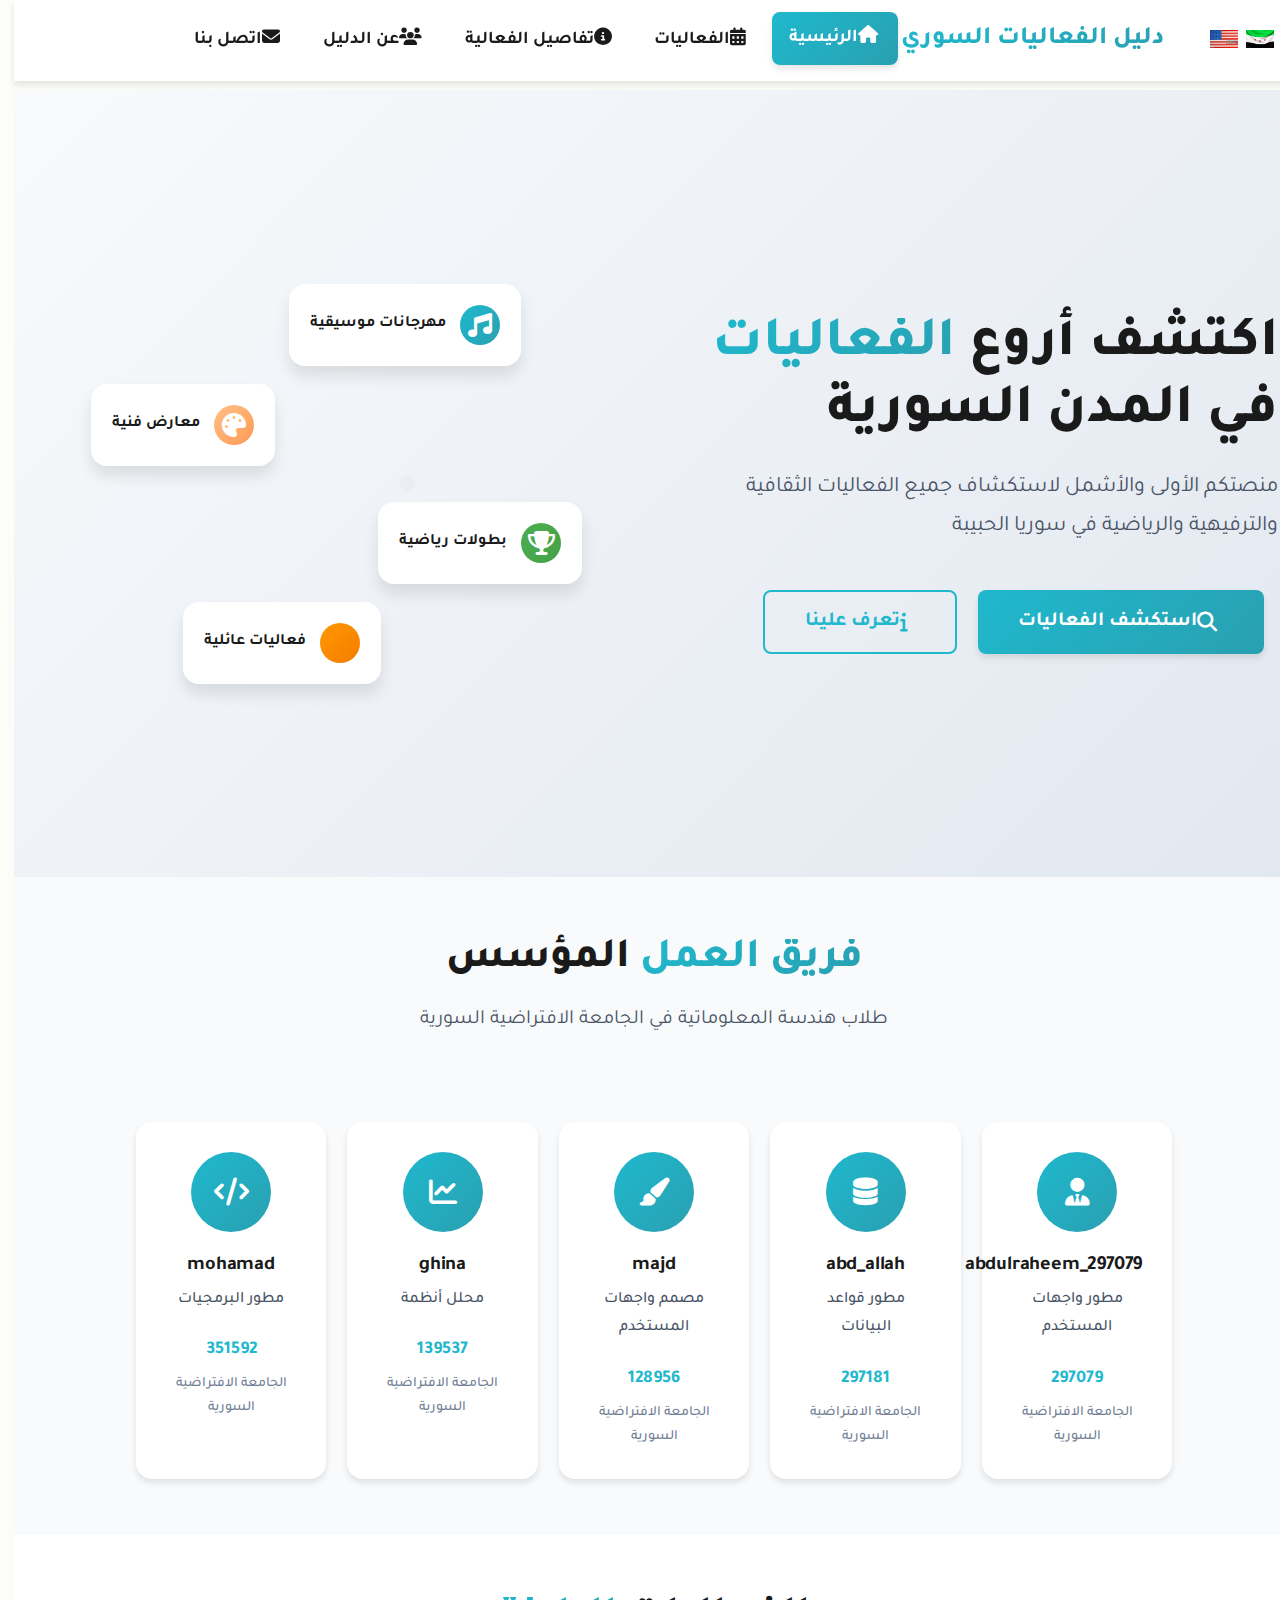
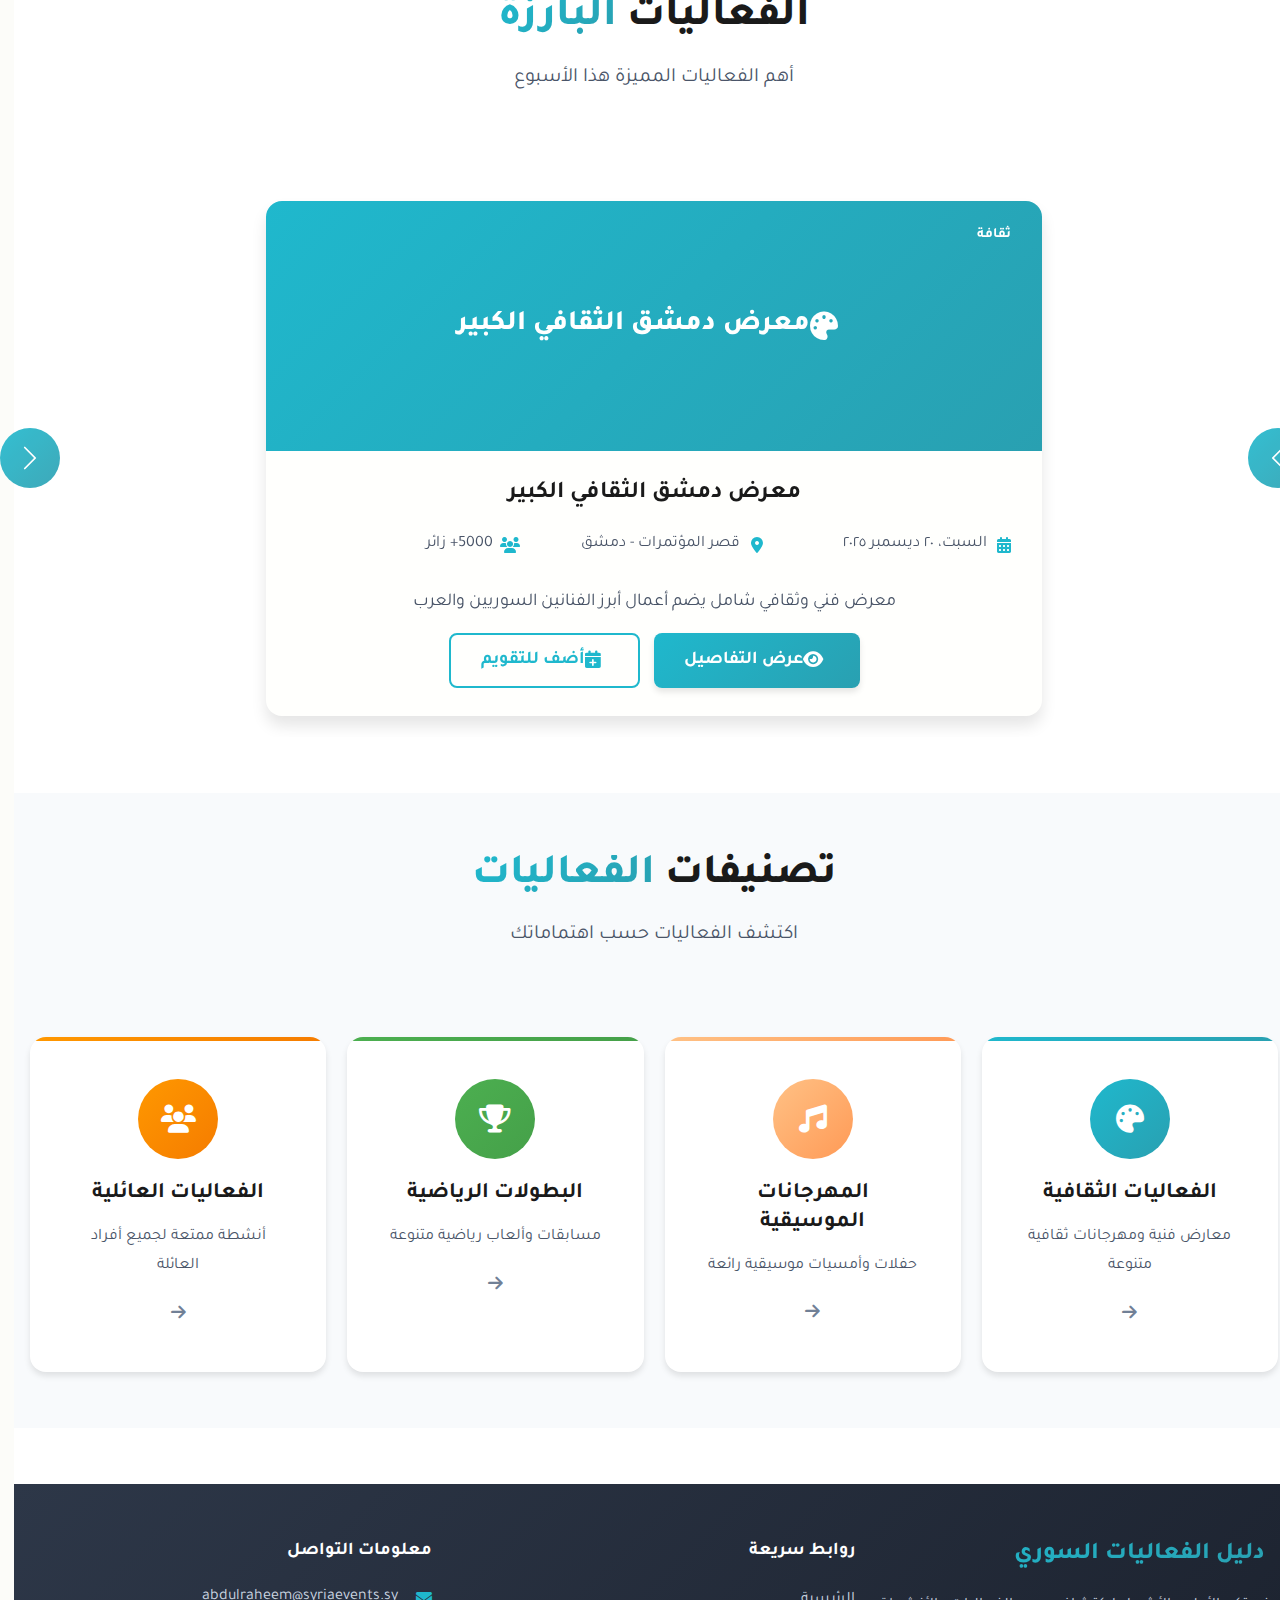
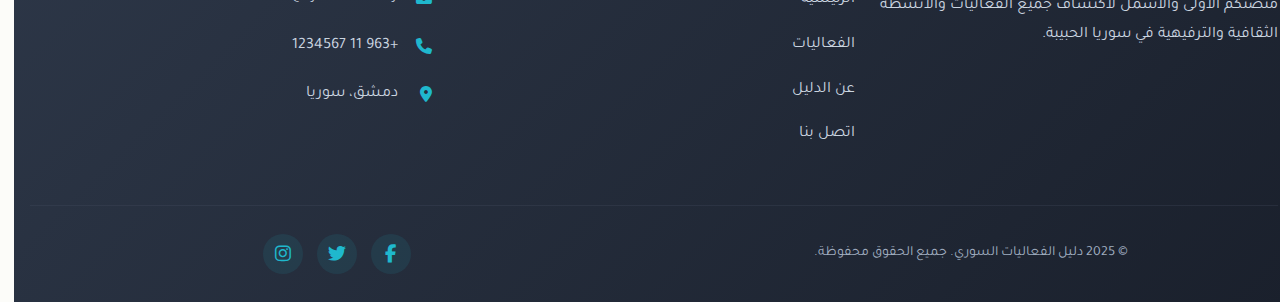
<file: index.html>
<!DOCTYPE html>
<html lang="ar" dir="rtl">
  <!-- Example fonts (optional): -->
  <link href="https://fonts.googleapis.com/css2?family=Tajawal:wght@400;700&family=Inter:wght@400;600&display=swap" rel="stylesheet">
<head>
    <meta charset="UTF-8">
    <meta name="viewport" content="width=device-width, initial-scale=1.0">
    <title data-i18n="meta.title">دليل فعاليات المدن السورية - منصتكم الأولى لاكتشاف الفعاليات</title>
    <link href="https://cdn.jsdelivr.net/npm/bootstrap@5.3.0/dist/css/bootstrap.min.css" rel="stylesheet">
    <link href="https://fonts.googleapis.com/css2?family=Cairo:wght@400;500;600;700;800&family=Tajawal:wght@400;500;700&display=swap" rel="stylesheet">
    <link href="https://cdnjs.cloudflare.com/ajax/libs/font-awesome/6.4.0/css/all.min.css" rel="stylesheet">
    <link rel="stylesheet" href="style.css">
</head>
<body>
    <!-- Navigation -->
    <nav class="navbar navbar-expand-lg fixed-top professional-nav">
        <div class="container">
            <div class="lang-switch">
        <button id="btn-ar" aria-label="التبديل إلى العربية" title="العربية">
          <img src="assets/flags/syrian-revolution.png" alt="Syrian flag" width="28" height="18">
        </button>
        <button id="btn-en" aria-label="Switch to English" title="English">
          <img src="assets/flags/us.png" alt="US flag" width="28" height="18">
        </button>
      </div>
      <a class="navbar-brand gradient-text" href="#" onclick="showPage('home')">
                <i class="fas fa-calendar-star me-2"></i>
                <span data-i18n="navbar.brand">دليل الفعاليات السوري</span>
            </a>
            
            <button class="navbar-toggler border-0" type="button" data-bs-toggle="collapse" data-bs-target="#navbarNav">
                <span class="navbar-toggler-icon"></span>
            </button>
            
            <div class="collapse navbar-collapse" id="navbarNav">
                <ul class="navbar-nav ms-auto">
                    <li class="nav-item">
                        <a class="nav-link active" href="#" onclick="showPage('home')">
                            <i class="fas fa-home me-1"></i><span data-i18n="navbar.home">الرئيسية</span>
                        </a>
                    </li>
                    <li class="nav-item">
                        <a class="nav-link" href="#" onclick="showPage('events')">
                            <i class="fas fa-calendar-alt me-1"></i><span data-i18n="navbar.events">الفعاليات</span>
                        </a>
                    </li>
                    <li class="nav-item">
                        <a class="nav-link" href="#" onclick="showPage('event')">
                            <i class="fas fa-info-circle me-1"></i><span data-i18n="navbar.event_details">تفاصيل الفعالية</span>
                        </a>
                    </li>
                    <li class="nav-item">
                        <a class="nav-link" href="#" onclick="showPage('about')">
                            <i class="fas fa-users me-1"></i><span data-i18n="navbar.about">عن الدليل</span>
                        </a>
                    </li>
                    <li class="nav-item">
                        <a class="nav-link" href="#" onclick="showPage('contact')">
                            <i class="fas fa-envelope me-1"></i><span data-i18n="navbar.contact">اتصل بنا</span>
                        </a>
                    </li>
                </ul>
            </div>
        </div>
    </nav>

    <!-- Main Content -->
    <main style="margin-top: 90px;">
        <!-- Home Page -->
        <div id="home-page" class="page-content">
            <!-- Hero Section -->
            <section class="hero-section">
                <div class="container">
                    <div class="row align-items-center min-vh-75">
                        <div class="col-lg-6 hero-content">
                            <h1 class="hero-title" data-i18n="hero.title">اكتشف أروع <span class="gradient-text">الفعاليات</span> في المدن السورية</h1>
                            <p class="hero-subtitle" data-i18n="hero.subtitle">منصتكم الأولى والأشمل لاستكشاف جميع الفعاليات الثقافية والترفيهية والرياضية في سوريا الحبيبة</p>
                            <div class="hero-buttons">
                                <button class="btn btn-primary btn-lg me-3" onclick="showPage('events')">
                                    <i class="fas fa-search me-2"></i><span data-i18n="hero.explore_events">استكشف الفعاليات</span>
                                </button>
                                <button class="btn btn-outline-primary btn-lg" onclick="showPage('about')">
                                    <i class="fas fa-info me-2"></i><span data-i18n="hero.about_us">تعرف علينا</span>
                                </button>
                            </div>
                        </div>
                        <div class="col-lg-6">
                            <div class="hero-visual">
                                <div class="floating-cards">
                                    <div class="floating-card card-1">
                                        <i class="fas fa-music"></i>
                                        <span data-i18n="hero.music_festivals">مهرجانات موسيقية</span>
                                    </div>
                                    <div class="floating-card card-2">
                                        <i class="fas fa-palette"></i>
                                        <span data-i18n="hero.art_exhibitions">معارض فنية</span>
                                    </div>
                                    <div class="floating-card card-3">
                                        <i class="fas fa-trophy"></i>
                                        <span data-i18n="hero.sport_tournaments">بطولات رياضية</span>
                                    </div>
                                    <div class="floating-card card-4">
                                        <i class="fas fa-family"></i>
                                        <span data-i18n="hero.family_events">فعاليات عائلية</span>
                                    </div>
                                </div>
                            </div>
                        </div>
                    </div>
                </div>
            </section>

            <!-- Team Members Section -->
            <section class="team-section">
                <div class="container">
                    <div class="row">
                        <div class="col-12 text-center mb-5">
                            <h2 class="section-title"><span class="gradient-text" data-i18n="team.title_gradient">فريق العمل</span> <span data-i18n="team.title_founder">المؤسس</span></h2>
                            <p class="section-subtitle" data-i18n="team.subtitle">طلاب هندسة المعلوماتية في الجامعة الافتراضية السورية</p>
                        </div>
                    </div>
                    <div class="row g-4 justify-content-center">
                        <div class="col-lg-2 col-md-4 col-sm-6">
                            <div class="team-card">
                                <div class="team-avatar">
                                    <i class="fas fa-user-tie"></i>
                                </div>
                                <h5 class="team-name">abdulraheem_297079</h5>
                                <p class="team-role" data-i18n="team.role_frontend">مطور واجهات المستخدم</p>
                                <div class="team-details">
                                    <span class="student-id">297079</span>
                                    <span class="university" data-i18n="team.university">الجامعة الافتراضية السورية</span>
                                </div>
                            </div>
                        </div>
                        <div class="col-lg-2 col-md-4 col-sm-6">
                            <div class="team-card">
                                <div class="team-avatar">
                                    <i class="fas fa-database"></i>
                                </div>
                                <h5 class="team-name">abd_allah</h5>
                                <p class="team-role" data-i18n="team.role_database">مطور قواعد البيانات</p>
                                <div class="team-details">
                                    <span class="student-id">297181</span>
                                    <span class="university" data-i18n="team.university">الجامعة الافتراضية السورية</span>
                                </div>
                            </div>
                        </div>
                        <div class="col-lg-2 col-md-4 col-sm-6">
                            <div class="team-card">
                                <div class="team-avatar">
                                    <i class="fas fa-paint-brush"></i>
                                </div>
                                <h5 class="team-name">majd</h5>
                                <p class="team-role" data-i18n="team.role_designer">مصمم واجهات المستخدم</p>
                                <div class="team-details">
                                    <span class="student-id">128956</span>
                                    <span class="university" data-i18n="team.university">الجامعة الافتراضية السورية</span>
                                </div>
                            </div>
                        </div>
                        <div class="col-lg-2 col-md-4 col-sm-6">
                            <div class="team-card">
                                <div class="team-avatar">
                                    <i class="fas fa-chart-line"></i>
                                </div>
                                <h5 class="team-name">ghina</h5>
                                <p class="team-role" data-i18n="team.role_analyst">محلل أنظمة</p>
                                <div class="team-details">
                                    <span class="student-id">139537</span>
                                    <span class="university" data-i18n="team.university">الجامعة الافتراضية السورية</span>
                                </div>
                            </div>
                        </div>
                        <div class="col-lg-2 col-md-4 col-sm-6">
                            <div class="team-card">
                                <div class="team-avatar">
                                    <i class="fas fa-code"></i>
                                </div>
                                <h5 class="team-name">mohamad</h5>
                                <p class="team-role" data-i18n="team.role_developer">مطور البرمجيات</p>
                                <div class="team-details">
                                    <span class="student-id">351592</span>
                                    <span class="university" data-i18n="team.university">الجامعة الافتراضية السورية</span>
                                </div>
                            </div>
                        </div>
                    </div>
                </div>
            </section>

            <!-- Featured Events -->
            <section class="featured-events-section">
                <div class="container">
                    <div class="row">
                        <div class="col-12 text-center mb-5">
<h2 class="section-title"><span data-i18n="featured_events.title">الفعاليات</span> <span class="gradient-text" data-i18n="featured_events.title_gradient">البارزة</span></h2>
                            <p class="section-subtitle" data-i18n="featured_events.subtitle">أهم الفعاليات المميزة هذا الأسبوع</p>
                        </div>
                    </div>
                    <div id="featuredEventsCarousel" class="carousel slide" data-bs-ride="carousel" data-bs-interval="4000">
                        <div class="carousel-inner" id="featured-carousel-content">
                            <!-- Content will be loaded by JavaScript -->
                        </div>
                        <button class="carousel-control-prev" type="button" data-bs-target="#featuredEventsCarousel" data-bs-slide="prev">
                            <span class="carousel-control-prev-icon"></span>
                        </button>
                        <button class="carousel-control-next" type="button" data-bs-target="#featuredEventsCarousel" data-bs-slide="next">
                            <span class="carousel-control-next-icon"></span>
                        </button>
                    </div>
                </div>
            </section>

            <!-- Categories -->
            <section class="categories-section">
                <div class="container">
                    <div class="row">
                        <div class="col-12 text-center mb-5">
                            <h2 class="section-title">
                                تصنيفات <span class="gradient-text">الفعاليات</span>
                            </h2>
                            <p class="section-subtitle">اكتشف الفعاليات حسب اهتماماتك</p>
                        </div>
                    </div>
                    <div class="row g-4 justify-content-center">
                        <div class="col-lg-3 col-md-6">
                            <div class="category-card culture-card" onclick="filterByCategory('ثقافة')">
                                <div class="category-icon">
                                    <i class="fas fa-palette"></i>
                                </div>
                                <h4>الفعاليات الثقافية</h4>
                                <p>معارض فنية ومهرجانات ثقافية متنوعة</p>
                                <div class="category-arrow">
                                    <i class="fas fa-arrow-right"></i>
                                </div>
                            </div>
                        </div>
                        <div class="col-lg-3 col-md-6">
                            <div class="category-card music-card" onclick="filterByCategory('موسيقى')">
                                <div class="category-icon">
                                    <i class="fas fa-music"></i>
                                </div>
                                <h4>المهرجانات الموسيقية</h4>
                                <p>حفلات وأمسيات موسيقية رائعة</p>
                                <div class="category-arrow">
                                    <i class="fas fa-arrow-right"></i>
                                </div>
                            </div>
                        </div>
                        <div class="col-lg-3 col-md-6">
                            <div class="category-card sports-card" onclick="filterByCategory('رياضة')">
                                <div class="category-icon">
                                    <i class="fas fa-trophy"></i>
                                </div>
                                <h4>البطولات الرياضية</h4>
                                <p>مسابقات وألعاب رياضية متنوعة</p>
                                <div class="category-arrow">
                                    <i class="fas fa-arrow-right"></i>
                                </div>
                            </div>
                        </div>
                        <div class="col-lg-3 col-md-6">
                            <div class="category-card family-card" onclick="filterByCategory('عائلي')">
                                <div class="category-icon">
                                    <i class="fas fa-users"></i>
                                </div>
                                <h4>الفعاليات العائلية</h4>
                                <p>أنشطة ممتعة لجميع أفراد العائلة</p>
                                <div class="category-arrow">
                                    <i class="fas fa-arrow-right"></i>
                                </div>
                            </div>
                        </div>
                    </div>
                </div>
            </section>
        </div>

        <!-- Events Page -->
        <div id="events-page" class="page-content" style="display: none;">
            <section class="events-listing-section">
                <div class="container">
                    <div class="row">
                        <div class="col-12 text-center mb-5">
                            <h1 class="page-title">
                                جميع <span class="gradient-text">الفعاليات</span>
                            </h1>
                            <p class="page-subtitle">اكتشف جميع الفعاليات المتاحة في المدن السورية</p>
                        </div>
                    </div>

                    <!-- Search and Filters -->
                    <div class="search-filters-card mb-5">
                        <div class="row g-3">
                            <div class="col-lg-4 col-md-6">
                                <div class="search-input-wrapper">
                                    <i class="fas fa-search search-icon"></i>
                                    <input type="text" class="form-control search-input" id="search-input" placeholder="ابحث في الفعاليات...">
                                </div>
                            </div>
                            <div class="col-lg-4 col-md-6">
                                <select class="form-select filter-select" id="category-filter">
                                    <option value="">جميع التصنيفات</option>
                                    <option value="ثقافة">الفعاليات الثقافية</option>
                                    <option value="موسيقى">المهرجانات الموسيقية</option>
                                    <option value="رياضة">البطولات الرياضية</option>
                                    <option value="عائلي">الفعاليات العائلية</option>
                                </select>
                            </div>
                            <div class="col-lg-4 col-md-6">
                                <input type="date" class="form-control filter-select" id="date-filter">
                            </div>
                        </div>
                    </div>

                    <!-- Events Grid -->
                    <div class="row g-4" id="events-grid">
                        <!-- Events will be loaded by JavaScript -->
                    </div>

                    <!-- No Results -->
                    <div id="no-results" class="text-center py-5" style="display: none;">
                        <div class="no-results-icon">
                            <i class="fas fa-search-minus"></i>
                        </div>
                        <h3>لا توجد فعاليات مطابقة</h3>
                        <p>جرب تغيير معايير البحث أو التصفية</p>
                        <button class="btn btn-primary" onclick="clearFilters()">
                            <i class="fas fa-refresh me-2"></i>إعادة تعيين الفلاتر
                        </button>
                    </div>
                </div>
            </section>
        </div>

        <!-- Event Details Page -->
        <div id="event-page" class="page-content" style="display: none;">
            <section class="event-details-section">
                <div class="container">
                    <div id="event-details-content">
                        <!-- Event details will be loaded by JavaScript -->
                    </div>
                </div>
            </section>
        </div>

        <!-- About Page -->
        <div id="about-page" class="page-content" style="display: none;">
            <section class="about-section">
                <div class="container">
                    <div class="row">
                        <div class="col-12 text-center mb-5">
                            <h1 class="page-title">
                                عن <span class="gradient-text">دليل الفعاليات السوري</span>
                            </h1>
                            <p class="page-subtitle">نحن نؤمن بقوة الفن والثقافة في بناء المجتمعات</p>
                        </div>
                    </div>

                    <!-- Mission & Vision -->
                    <div class="row g-4 mb-5">
                        <div class="col-lg-6">
                            <div class="about-card">
                                <div class="about-icon">
                                    <i class="fas fa-eye"></i>
                                </div>
                                <h3>رؤيتنا</h3>
                                <p>نهدف إلى أن نكون المرجع الأول والأشمل لجميع الفعاليات والأنشطة الثقافية والاجتماعية والترفيهية في المدن السورية، ونسعى لربط المجتمع بالأحداث المميزة التي تثري الحياة الثقافية والاجتماعية وتعزز الهوية الوطنية السورية.</p>
                            </div>
                        </div>
                        <div class="col-lg-6">
                            <div class="about-card">
                                <div class="about-icon">
                                    <i class="fas fa-bullseye"></i>
                                </div>
                                <h3>مهمتنا</h3>
                                <p>نسعى لتوفير منصة رقمية شاملة وسهلة الاستخدام تجمع جميع الفعاليات والأنشطة في المدن السورية، مما يساعد المواطنين على اكتشاف الفرص المتاحة للمشاركة في الحياة الثقافية والاجتماعية لمجتمعهم وتعزيز التواصل بين أفراد المجتمع.</p>
                            </div>
                        </div>
                    </div>

                    <!-- Team Details -->
                    <div class="row">
                        <div class="col-12 text-center mb-5">
                            <h2 class="section-title">
                                تفاصيل <span class="gradient-text">فريق العمل</span>
                            </h2>
                            <p class="section-subtitle">تعرف على أعضاء الفريق المؤسس لهذا المشروع</p>
                        </div>
                    </div>
                    <div class="row g-4">
                        <div class="col-lg-6">
                            <div class="team-detail-card">
                                <div class="team-detail-header">
                                    <div class="team-detail-avatar">
                                        <i class="fas fa-user-tie"></i>
                                    </div>
                                    <div class="team-detail-info">
                                        <h4>abdulraheem_297079</h4>
                                        <p class="role">مطور واجهات المستخدم</p>
                                    </div>
                                </div>
                                <div class="team-detail-body">
                                    <div class="detail-item">
                                        <strong>الرقم الجامعي:</strong> 297079
                                    </div>
                                    <div class="detail-item">
                                        <strong>التخصص:</strong> هندسة معلوماتية
                                    </div>
                                    <div class="detail-item">
                                        <strong>الجامعة:</strong> الجامعة الافتراضية السورية
                                    </div>
                                </div>
                            </div>
                        </div>
                        <div class="col-lg-6">
                            <div class="team-detail-card">
                                <div class="team-detail-header">
                                    <div class="team-detail-avatar">
                                        <i class="fas fa-database"></i>
                                    </div>
                                    <div class="team-detail-info">
                                        <h4>abd_allah</h4>
                                        <p class="role">مطور قواعد البيانات</p>
                                    </div>
                                </div>
                                <div class="team-detail-body">
                                    <div class="detail-item">
                                        <strong>الرقم الجامعي:</strong> 297181
                                    </div>
                                    <div class="detail-item">
                                        <strong>التخصص:</strong> هندسة معلوماتية
                                    </div>
                                    <div class="detail-item">
                                        <strong>الجامعة:</strong> الجامعة الافتراضية السورية
                                    </div>
                                </div>
                            </div>
                        </div>
                        <div class="col-lg-6">
                            <div class="team-detail-card">
                                <div class="team-detail-header">
                                    <div class="team-detail-avatar">
                                        <i class="fas fa-paint-brush"></i>
                                    </div>
                                    <div class="team-detail-info">
                                        <h4>majd</h4>
                                        <p class="role">مصمم واجهات المستخدم</p>
                                    </div>
                                </div>
                                <div class="team-detail-body">
                                    <div class="detail-item">
                                        <strong>الرقم الجامعي:</strong> 128956
                                    </div>
                                    <div class="detail-item">
                                        <strong>التخصص:</strong> هندسة معلوماتية
                                    </div>
                                    <div class="detail-item">
                                        <strong>الجامعة:</strong> الجامعة الافتراضية السورية
                                    </div>
                                </div>
                            </div>
                        </div>
                        <div class="col-lg-6">
                            <div class="team-detail-card">
                                <div class="team-detail-header">
                                    <div class="team-detail-avatar">
                                        <i class="fas fa-chart-line"></i>
                                    </div>
                                    <div class="team-detail-info">
                                        <h4>ghina</h4>
                                        <p class="role">محلل أنظمة</p>
                                    </div>
                                </div>
                                <div class="team-detail-body">
                                    <div class="detail-item">
                                        <strong>الرقم الجامعي:</strong> 139537
                                    </div>
                                    <div class="detail-item">
                                        <strong>التخصص:</strong> هندسة معلوماتية
                                    </div>
                                    <div class="detail-item">
                                        <strong>الجامعة:</strong> الجامعة الافتراضية السورية
                                    </div>
                                </div>
                            </div>
                        </div>
                        <div class="col-lg-6 mx-auto">
                            <div class="team-detail-card">
                                <div class="team-detail-header">
                                    <div class="team-detail-avatar">
                                        <i class="fas fa-code"></i>
                                    </div>
                                    <div class="team-detail-info">
                                        <h4>mohamad</h4>
                                        <p class="role">مطور البرمجيات</p>
                                    </div>
                                </div>
                                <div class="team-detail-body">
                                    <div class="detail-item">
                                        <strong>الرقم الجامعي:</strong> 351592
                                    </div>
                                    <div class="detail-item">
                                        <strong>التخصص:</strong> هندسة معلوماتية
                                    </div>
                                    <div class="detail-item">
                                        <strong>الجامعة:</strong> الجامعة الافتراضية السورية
                                    </div>
                                </div>
                            </div>
                        </div>
                    </div>
                </div>
            </section>
        </div>

        <!-- Contact Page -->
        <div id="contact-page" class="page-content" style="display: none;">
            <section class="contact-section">
                <div class="container">
                    <div class="row">
                        <div class="col-12 text-center mb-5">
                            <h1 class="page-title">
                                <span class="gradient-text">تواصل</span> معنا
                            </h1>
                            <p class="page-subtitle">نحن هنا للإجابة على جميع استفساراتكم ومساعدتكم</p>
                        </div>
                    </div>

                    <div class="row g-4">
                        <!-- Contact Form -->
                        <div class="col-lg-8">
                            <div class="contact-form-card">
                                <h3 class="contact-form-title">
                                    <i class="fas fa-paper-plane me-2"></i>
                                    أرسل رسالة
                                </h3>
                                
                                <div id="contact-alert"></div>
                                
                                <form id="contact-form">
                                    <div class="row g-3">
                                        <div class="col-md-6">
                                            <label class="form-label">الاسم الكامل *</label>
                                            <input type="text" class="form-control contact-input" id="contact-name" required>
                                        </div>
                                        <div class="col-md-6">
                                            <label class="form-label">البريد الإلكتروني *</label>
                                            <input type="email" class="form-control contact-input" id="contact-email" required>
                                        </div>
                                    </div>
                                    <div class="mb-3">
                                        <label class="form-label">الموضوع</label>
                                        <input type="text" class="form-control contact-input" id="contact-subject" placeholder="موضوع الرسالة...">
                                    </div>
                                    <div class="mb-4">
                                        <label class="form-label">الرسالة *</label>
                                        <textarea class="form-control contact-input" id="contact-message" rows="6" required placeholder="اكتب رسالتك هنا..."></textarea>
                                    </div>
                                    <button type="submit" class="btn btn-primary btn-lg contact-submit-btn">
                                        <i class="fas fa-paper-plane me-2"></i>
                                        إرسال الرسالة
                                    </button>
                                </form>
                            </div>
                        </div>

                        <!-- Contact Info -->
                        <div class="col-lg-4">
                            <div class="contact-info-cards">
                                <div class="contact-info-card">
                                    <div class="contact-info-icon">
                                        <i class="fas fa-envelope"></i>
                                    </div>
                                    <h4>البريد الإلكتروني</h4>
                                    <p>abdulraheem@syriaevents.sy</p>
                                </div>

                                <div class="contact-info-card">
                                    <div class="contact-info-icon">
                                        <i class="fas fa-phone"></i>
                                    </div>
                                    <h4>رقم الهاتف</h4>
                                    <p>+963 11 1234567</p>
                                </div>

                                <div class="contact-info-card">
                                    <div class="contact-info-icon">
                                        <i class="fas fa-map-marker-alt"></i>
                                    </div>
                                    <h4>الموقع</h4>
                                    <p>دمشق، الجمهورية العربية السورية</p>
                                </div>

                                <div class="contact-info-card">
                                    <div class="contact-info-icon">
                                        <i class="fas fa-clock"></i>
                                    </div>
                                    <h4>ساعات العمل</h4>
                                    <p>الأحد - الخميس<br>9:00 ص - 5:00 م</p>
                                </div>
                            </div>
                        </div>
                    </div>
                </div>
            </section>
        </div>
    </main>

    <!-- Footer -->
    <footer class="modern-footer">
        <div class="container">
            <div class="row g-4">
                <div class="col-lg-4">
                    <div class="footer-brand">
                        <h3 class="footer-title gradient-text">
                            <i class="fas fa-calendar-star me-2"></i>
                            <span data-i18n="navbar.brand">دليل الفعاليات السوري</span>
                        </h3>
                        <p class="footer-description">منصتكم الأولى والأشمل لاكتشاف جميع الفعاليات والأنشطة الثقافية والترفيهية في سوريا الحبيبة.</p>
                    </div>
                </div>
                <div class="col-lg-4">
                    <h5 class="footer-heading">روابط سريعة</h5>
                    <ul class="footer-links">
                        <li><a href="#" onclick="showPage('home')">الرئيسية</a></li>
                        <li><a href="#" onclick="showPage('events')">الفعاليات</a></li>
                        <li><a href="#" onclick="showPage('about')">عن الدليل</a></li>
                        <li><a href="#" onclick="showPage('contact')">اتصل بنا</a></li>
                    </ul>
                </div>
                <div class="col-lg-4">
                    <h5 class="footer-heading">معلومات التواصل</h5>
                    <div class="footer-contact">
                        <div class="contact-item">
                            <i class="fas fa-envelope"></i>
                            <span>abdulraheem@syriaevents.sy</span>
                        </div>
                        <div class="contact-item">
                            <i class="fas fa-phone"></i>
                            <span>+963 11 1234567</span>
                        </div>
                        <div class="contact-item">
                            <i class="fas fa-map-marker-alt"></i>
                            <span>دمشق، سوريا</span>
                        </div>
                    </div>
                </div>
            </div>
            <hr class="footer-divider">
            <div class="footer-bottom">
                <div class="row align-items-center">
                    <div class="col-md-6">
                        <p class="copyright">&copy; 2025 دليل الفعاليات السوري. جميع الحقوق محفوظة.</p>
                    </div>
                    <div class="col-md-6 text-md-end">
                        <div class="social-links">
                            <a href="#" class="social-link" target="_blank">
                                <i class="fab fa-facebook-f"></i>
                            </a>
                            <a href="#" class="social-link" target="_blank">
                                <i class="fab fa-twitter"></i>
                            </a>
                            <a href="#" class="social-link" target="_blank">
                                <i class="fab fa-instagram"></i>
                            </a>
                        </div>
                    </div>
                </div>
            </div>
        </div>
    </footer>

    <!-- Bootstrap JS -->
    <script src="https://cdn.jsdelivr.net/npm/bootstrap@5.3.0/dist/js/bootstrap.bundle.min.js"></script>
    <script src="app.js"></script>
</body>
</html>
</file>
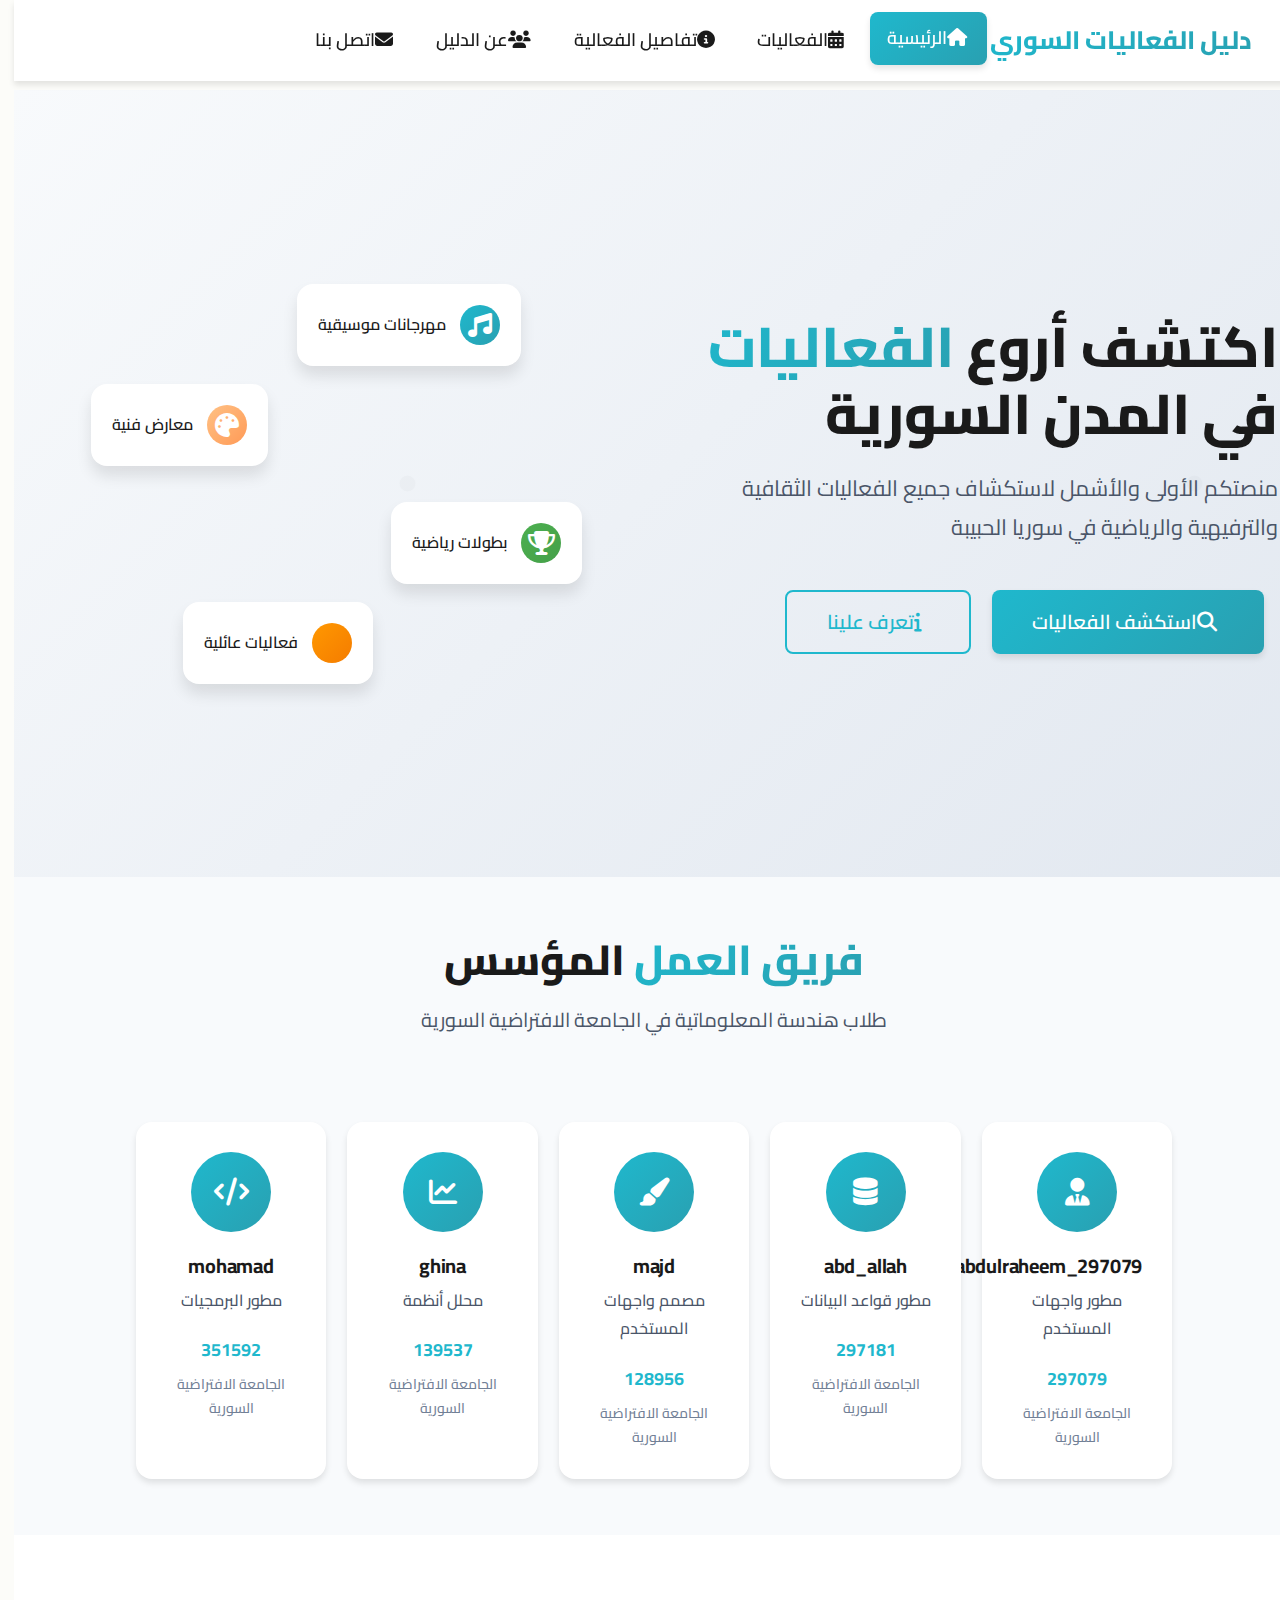
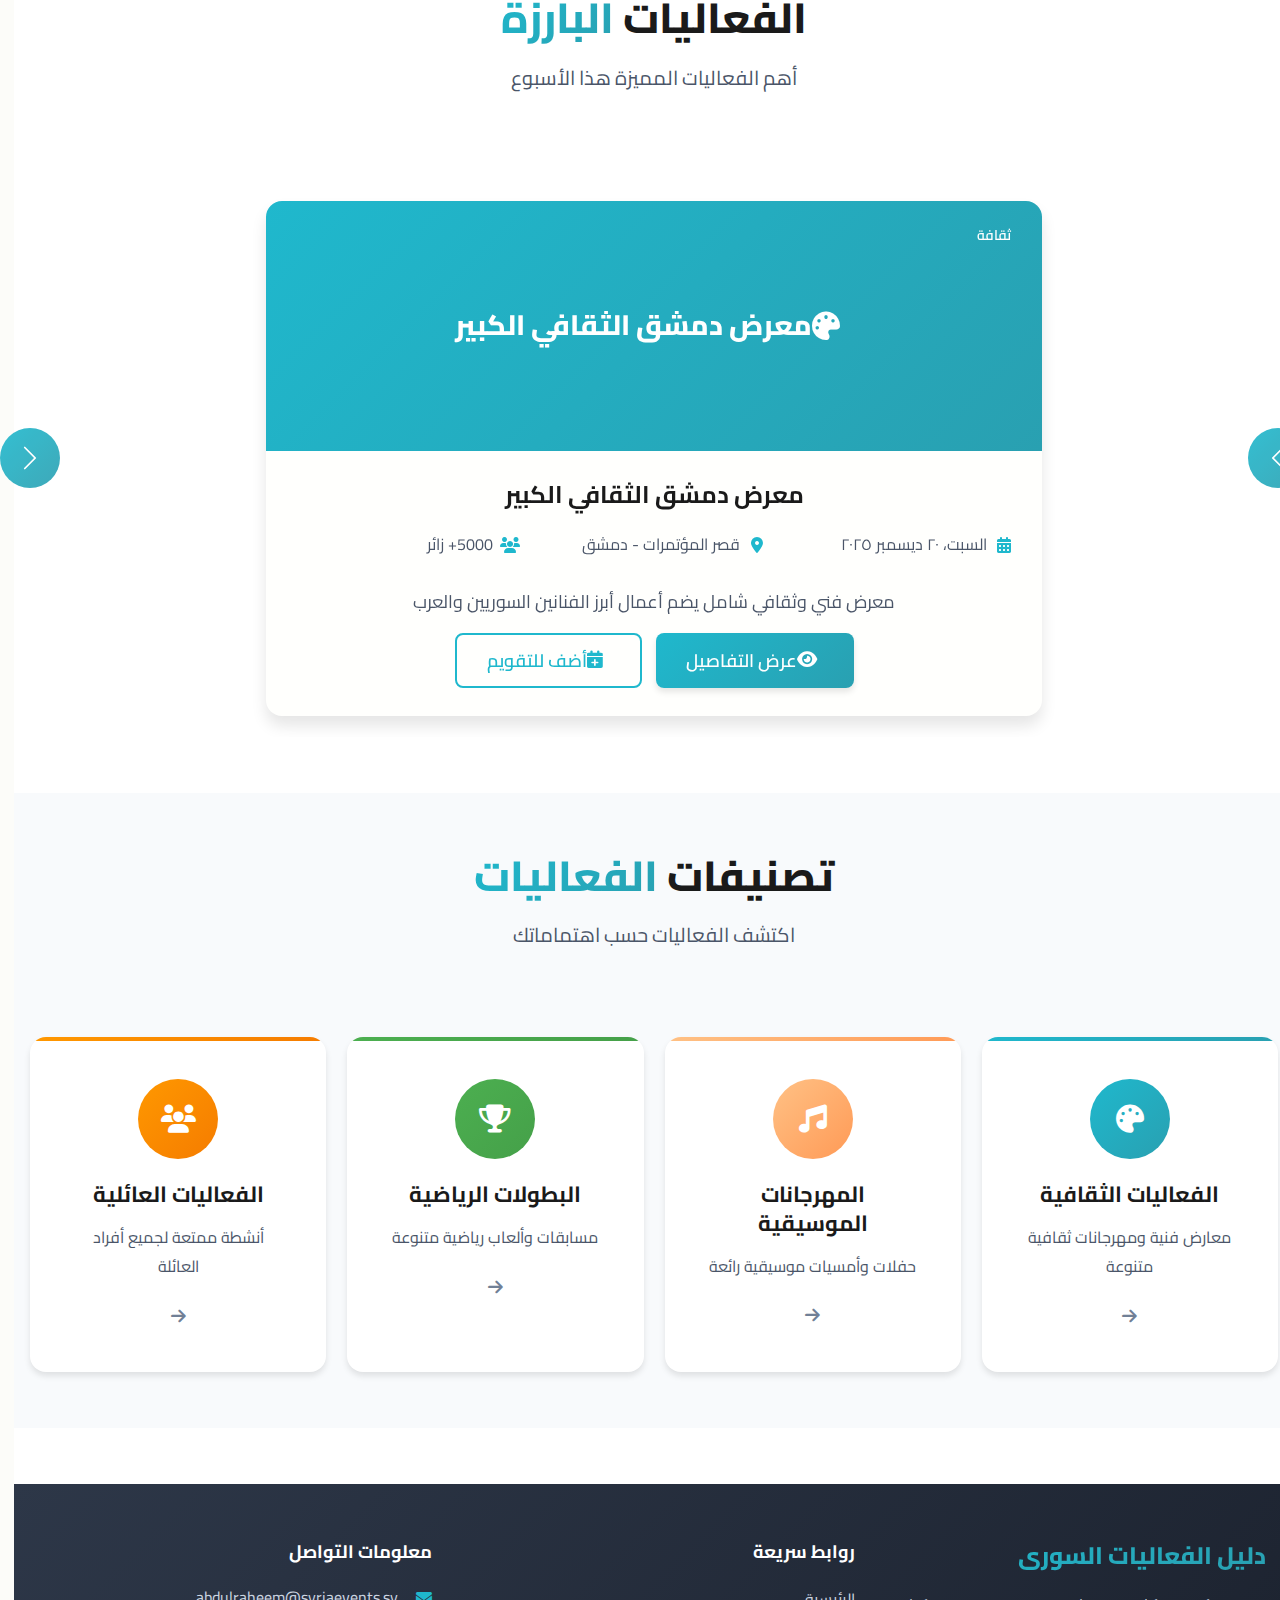
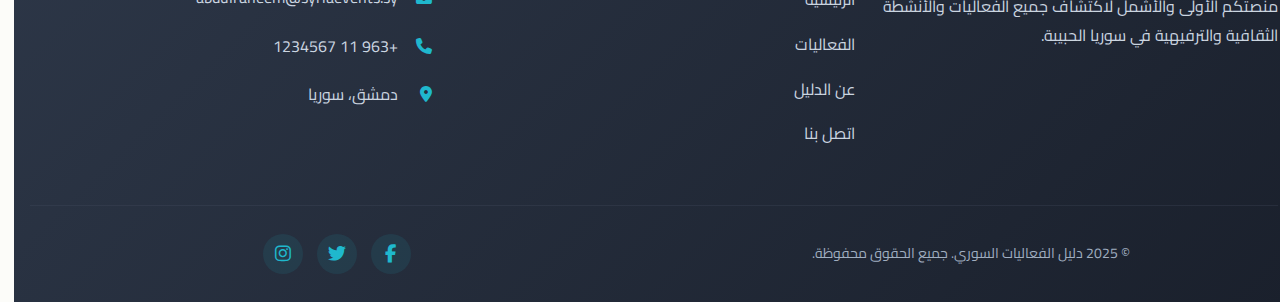
<file: syria-events-professional/index.html>
<!DOCTYPE html>
<html lang="ar" dir="rtl">
<head>
    <meta charset="UTF-8">
    <meta name="viewport" content="width=device-width, initial-scale=1.0">
    <title>دليل فعاليات المدن السورية - منصتكم الأولى لاكتشاف الفعاليات</title>
    <link href="https://cdn.jsdelivr.net/npm/bootstrap@5.3.0/dist/css/bootstrap.min.css" rel="stylesheet">
    <link href="https://fonts.googleapis.com/css2?family=Cairo:wght@400;500;600;700;800&family=Tajawal:wght@400;500;700&display=swap" rel="stylesheet">
    <link href="https://cdnjs.cloudflare.com/ajax/libs/font-awesome/6.4.0/css/all.min.css" rel="stylesheet">
    <link rel="stylesheet" href="style.css">
</head>
<body>
    <!-- Navigation -->
    <nav class="navbar navbar-expand-lg fixed-top professional-nav">
        <div class="container">
            <a class="navbar-brand gradient-text" href="#" onclick="showPage('home')">
                <i class="fas fa-calendar-star me-2"></i>
                دليل الفعاليات السوري
            </a>
            
            <button class="navbar-toggler border-0" type="button" data-bs-toggle="collapse" data-bs-target="#navbarNav">
                <span class="navbar-toggler-icon"></span>
            </button>
            
            <div class="collapse navbar-collapse" id="navbarNav">
                <ul class="navbar-nav ms-auto">
                    <li class="nav-item">
                        <a class="nav-link active" href="#" onclick="showPage('home')">
                            <i class="fas fa-home me-1"></i>الرئيسية
                        </a>
                    </li>
                    <li class="nav-item">
                        <a class="nav-link" href="#" onclick="showPage('events')">
                            <i class="fas fa-calendar-alt me-1"></i>الفعاليات
                        </a>
                    </li>
                    <li class="nav-item">
                        <a class="nav-link" href="#" onclick="showPage('event')">
                            <i class="fas fa-info-circle me-1"></i>تفاصيل الفعالية
                        </a>
                    </li>
                    <li class="nav-item">
                        <a class="nav-link" href="#" onclick="showPage('about')">
                            <i class="fas fa-users me-1"></i>عن الدليل
                        </a>
                    </li>
                    <li class="nav-item">
                        <a class="nav-link" href="#" onclick="showPage('contact')">
                            <i class="fas fa-envelope me-1"></i>اتصل بنا
                        </a>
                    </li>
                </ul>
            </div>
        </div>
    </nav>

    <!-- Main Content -->
    <main style="margin-top: 90px;">
        <!-- Home Page -->
        <div id="home-page" class="page-content">
            <!-- Hero Section -->
            <section class="hero-section">
                <div class="container">
                    <div class="row align-items-center min-vh-75">
                        <div class="col-lg-6 hero-content">
                            <h1 class="hero-title">
                                اكتشف أروع 
                                <span class="gradient-text">الفعاليات</span>
                                في المدن السورية
                            </h1>
                            <p class="hero-subtitle">منصتكم الأولى والأشمل لاستكشاف جميع الفعاليات الثقافية والترفيهية والرياضية في سوريا الحبيبة</p>
                            <div class="hero-buttons">
                                <button class="btn btn-primary btn-lg me-3" onclick="showPage('events')">
                                    <i class="fas fa-search me-2"></i>استكشف الفعاليات
                                </button>
                                <button class="btn btn-outline-primary btn-lg" onclick="showPage('about')">
                                    <i class="fas fa-info me-2"></i>تعرف علينا
                                </button>
                            </div>
                        </div>
                        <div class="col-lg-6">
                            <div class="hero-visual">
                                <div class="floating-cards">
                                    <div class="floating-card card-1">
                                        <i class="fas fa-music"></i>
                                        <span>مهرجانات موسيقية</span>
                                    </div>
                                    <div class="floating-card card-2">
                                        <i class="fas fa-palette"></i>
                                        <span>معارض فنية</span>
                                    </div>
                                    <div class="floating-card card-3">
                                        <i class="fas fa-trophy"></i>
                                        <span>بطولات رياضية</span>
                                    </div>
                                    <div class="floating-card card-4">
                                        <i class="fas fa-family"></i>
                                        <span>فعاليات عائلية</span>
                                    </div>
                                </div>
                            </div>
                        </div>
                    </div>
                </div>
            </section>

            <!-- Team Members Section -->
            <section class="team-section">
                <div class="container">
                    <div class="row">
                        <div class="col-12 text-center mb-5">
                            <h2 class="section-title">
                                <span class="gradient-text">فريق العمل</span> المؤسس
                            </h2>
                            <p class="section-subtitle">طلاب هندسة المعلوماتية في الجامعة الافتراضية السورية</p>
                        </div>
                    </div>
                    <div class="row g-4 justify-content-center">
                        <div class="col-lg-2 col-md-4 col-sm-6">
                            <div class="team-card">
                                <div class="team-avatar">
                                    <i class="fas fa-user-tie"></i>
                                </div>
                                <h5 class="team-name">abdulraheem_297079</h5>
                                <p class="team-role">مطور واجهات المستخدم</p>
                                <div class="team-details">
                                    <span class="student-id">297079</span>
                                    <span class="university">الجامعة الافتراضية السورية</span>
                                </div>
                            </div>
                        </div>
                        <div class="col-lg-2 col-md-4 col-sm-6">
                            <div class="team-card">
                                <div class="team-avatar">
                                    <i class="fas fa-database"></i>
                                </div>
                                <h5 class="team-name">abd_allah</h5>
                                <p class="team-role">مطور قواعد البيانات</p>
                                <div class="team-details">
                                    <span class="student-id">297181</span>
                                    <span class="university">الجامعة الافتراضية السورية</span>
                                </div>
                            </div>
                        </div>
                        <div class="col-lg-2 col-md-4 col-sm-6">
                            <div class="team-card">
                                <div class="team-avatar">
                                    <i class="fas fa-paint-brush"></i>
                                </div>
                                <h5 class="team-name">majd</h5>
                                <p class="team-role">مصمم واجهات المستخدم</p>
                                <div class="team-details">
                                    <span class="student-id">128956</span>
                                    <span class="university">الجامعة الافتراضية السورية</span>
                                </div>
                            </div>
                        </div>
                        <div class="col-lg-2 col-md-4 col-sm-6">
                            <div class="team-card">
                                <div class="team-avatar">
                                    <i class="fas fa-chart-line"></i>
                                </div>
                                <h5 class="team-name">ghina</h5>
                                <p class="team-role">محلل أنظمة</p>
                                <div class="team-details">
                                    <span class="student-id">139537</span>
                                    <span class="university">الجامعة الافتراضية السورية</span>
                                </div>
                            </div>
                        </div>
                        <div class="col-lg-2 col-md-4 col-sm-6">
                            <div class="team-card">
                                <div class="team-avatar">
                                    <i class="fas fa-code"></i>
                                </div>
                                <h5 class="team-name">mohamad</h5>
                                <p class="team-role">مطور البرمجيات</p>
                                <div class="team-details">
                                    <span class="student-id">351592</span>
                                    <span class="university">الجامعة الافتراضية السورية</span>
                                </div>
                            </div>
                        </div>
                    </div>
                </div>
            </section>

            <!-- Featured Events -->
            <section class="featured-events-section">
                <div class="container">
                    <div class="row">
                        <div class="col-12 text-center mb-5">
                            <h2 class="section-title">
                                الفعاليات <span class="gradient-text">البارزة</span>
                            </h2>
                            <p class="section-subtitle">أهم الفعاليات المميزة هذا الأسبوع</p>
                        </div>
                    </div>
                    <div id="featuredEventsCarousel" class="carousel slide" data-bs-ride="carousel" data-bs-interval="4000">
                        <div class="carousel-inner" id="featured-carousel-content">
                            <!-- Content will be loaded by JavaScript -->
                        </div>
                        <button class="carousel-control-prev" type="button" data-bs-target="#featuredEventsCarousel" data-bs-slide="prev">
                            <span class="carousel-control-prev-icon"></span>
                        </button>
                        <button class="carousel-control-next" type="button" data-bs-target="#featuredEventsCarousel" data-bs-slide="next">
                            <span class="carousel-control-next-icon"></span>
                        </button>
                    </div>
                </div>
            </section>

            <!-- Categories -->
            <section class="categories-section">
                <div class="container">
                    <div class="row">
                        <div class="col-12 text-center mb-5">
                            <h2 class="section-title">
                                تصنيفات <span class="gradient-text">الفعاليات</span>
                            </h2>
                            <p class="section-subtitle">اكتشف الفعاليات حسب اهتماماتك</p>
                        </div>
                    </div>
                    <div class="row g-4 justify-content-center">
                        <div class="col-lg-3 col-md-6">
                            <div class="category-card culture-card" onclick="filterByCategory('ثقافة')">
                                <div class="category-icon">
                                    <i class="fas fa-palette"></i>
                                </div>
                                <h4>الفعاليات الثقافية</h4>
                                <p>معارض فنية ومهرجانات ثقافية متنوعة</p>
                                <div class="category-arrow">
                                    <i class="fas fa-arrow-right"></i>
                                </div>
                            </div>
                        </div>
                        <div class="col-lg-3 col-md-6">
                            <div class="category-card music-card" onclick="filterByCategory('موسيقى')">
                                <div class="category-icon">
                                    <i class="fas fa-music"></i>
                                </div>
                                <h4>المهرجانات الموسيقية</h4>
                                <p>حفلات وأمسيات موسيقية رائعة</p>
                                <div class="category-arrow">
                                    <i class="fas fa-arrow-right"></i>
                                </div>
                            </div>
                        </div>
                        <div class="col-lg-3 col-md-6">
                            <div class="category-card sports-card" onclick="filterByCategory('رياضة')">
                                <div class="category-icon">
                                    <i class="fas fa-trophy"></i>
                                </div>
                                <h4>البطولات الرياضية</h4>
                                <p>مسابقات وألعاب رياضية متنوعة</p>
                                <div class="category-arrow">
                                    <i class="fas fa-arrow-right"></i>
                                </div>
                            </div>
                        </div>
                        <div class="col-lg-3 col-md-6">
                            <div class="category-card family-card" onclick="filterByCategory('عائلي')">
                                <div class="category-icon">
                                    <i class="fas fa-users"></i>
                                </div>
                                <h4>الفعاليات العائلية</h4>
                                <p>أنشطة ممتعة لجميع أفراد العائلة</p>
                                <div class="category-arrow">
                                    <i class="fas fa-arrow-right"></i>
                                </div>
                            </div>
                        </div>
                    </div>
                </div>
            </section>
        </div>

        <!-- Events Page -->
        <div id="events-page" class="page-content" style="display: none;">
            <section class="events-listing-section">
                <div class="container">
                    <div class="row">
                        <div class="col-12 text-center mb-5">
                            <h1 class="page-title">
                                جميع <span class="gradient-text">الفعاليات</span>
                            </h1>
                            <p class="page-subtitle">اكتشف جميع الفعاليات المتاحة في المدن السورية</p>
                        </div>
                    </div>

                    <!-- Search and Filters -->
                    <div class="search-filters-card mb-5">
                        <div class="row g-3">
                            <div class="col-lg-4 col-md-6">
                                <div class="search-input-wrapper">
                                    <i class="fas fa-search search-icon"></i>
                                    <input type="text" class="form-control search-input" id="search-input" placeholder="ابحث في الفعاليات...">
                                </div>
                            </div>
                            <div class="col-lg-4 col-md-6">
                                <select class="form-select filter-select" id="category-filter">
                                    <option value="">جميع التصنيفات</option>
                                    <option value="ثقافة">الفعاليات الثقافية</option>
                                    <option value="موسيقى">المهرجانات الموسيقية</option>
                                    <option value="رياضة">البطولات الرياضية</option>
                                    <option value="عائلي">الفعاليات العائلية</option>
                                </select>
                            </div>
                            <div class="col-lg-4 col-md-6">
                                <input type="date" class="form-control filter-select" id="date-filter">
                            </div>
                        </div>
                    </div>

                    <!-- Events Grid -->
                    <div class="row g-4" id="events-grid">
                        <!-- Events will be loaded by JavaScript -->
                    </div>

                    <!-- No Results -->
                    <div id="no-results" class="text-center py-5" style="display: none;">
                        <div class="no-results-icon">
                            <i class="fas fa-search-minus"></i>
                        </div>
                        <h3>لا توجد فعاليات مطابقة</h3>
                        <p>جرب تغيير معايير البحث أو التصفية</p>
                        <button class="btn btn-primary" onclick="clearFilters()">
                            <i class="fas fa-refresh me-2"></i>إعادة تعيين الفلاتر
                        </button>
                    </div>
                </div>
            </section>
        </div>

        <!-- Event Details Page -->
        <div id="event-page" class="page-content" style="display: none;">
            <section class="event-details-section">
                <div class="container">
                    <div id="event-details-content">
                        <!-- Event details will be loaded by JavaScript -->
                    </div>
                </div>
            </section>
        </div>

        <!-- About Page -->
        <div id="about-page" class="page-content" style="display: none;">
            <section class="about-section">
                <div class="container">
                    <div class="row">
                        <div class="col-12 text-center mb-5">
                            <h1 class="page-title">
                                عن <span class="gradient-text">دليل الفعاليات السوري</span>
                            </h1>
                            <p class="page-subtitle">نحن نؤمن بقوة الفن والثقافة في بناء المجتمعات</p>
                        </div>
                    </div>

                    <!-- Mission & Vision -->
                    <div class="row g-4 mb-5">
                        <div class="col-lg-6">
                            <div class="about-card">
                                <div class="about-icon">
                                    <i class="fas fa-eye"></i>
                                </div>
                                <h3>رؤيتنا</h3>
                                <p>نهدف إلى أن نكون المرجع الأول والأشمل لجميع الفعاليات والأنشطة الثقافية والاجتماعية والترفيهية في المدن السورية، ونسعى لربط المجتمع بالأحداث المميزة التي تثري الحياة الثقافية والاجتماعية وتعزز الهوية الوطنية السورية.</p>
                            </div>
                        </div>
                        <div class="col-lg-6">
                            <div class="about-card">
                                <div class="about-icon">
                                    <i class="fas fa-bullseye"></i>
                                </div>
                                <h3>مهمتنا</h3>
                                <p>نسعى لتوفير منصة رقمية شاملة وسهلة الاستخدام تجمع جميع الفعاليات والأنشطة في المدن السورية، مما يساعد المواطنين على اكتشاف الفرص المتاحة للمشاركة في الحياة الثقافية والاجتماعية لمجتمعهم وتعزيز التواصل بين أفراد المجتمع.</p>
                            </div>
                        </div>
                    </div>

                    <!-- Team Details -->
                    <div class="row">
                        <div class="col-12 text-center mb-5">
                            <h2 class="section-title">
                                تفاصيل <span class="gradient-text">فريق العمل</span>
                            </h2>
                            <p class="section-subtitle">تعرف على أعضاء الفريق المؤسس لهذا المشروع</p>
                        </div>
                    </div>
                    <div class="row g-4">
                        <div class="col-lg-6">
                            <div class="team-detail-card">
                                <div class="team-detail-header">
                                    <div class="team-detail-avatar">
                                        <i class="fas fa-user-tie"></i>
                                    </div>
                                    <div class="team-detail-info">
                                        <h4>abdulraheem_297079</h4>
                                        <p class="role">مطور واجهات المستخدم</p>
                                    </div>
                                </div>
                                <div class="team-detail-body">
                                    <div class="detail-item">
                                        <strong>الرقم الجامعي:</strong> 297079
                                    </div>
                                    <div class="detail-item">
                                        <strong>التخصص:</strong> هندسة معلوماتية
                                    </div>
                                    <div class="detail-item">
                                        <strong>الجامعة:</strong> الجامعة الافتراضية السورية
                                    </div>
                                </div>
                            </div>
                        </div>
                        <div class="col-lg-6">
                            <div class="team-detail-card">
                                <div class="team-detail-header">
                                    <div class="team-detail-avatar">
                                        <i class="fas fa-database"></i>
                                    </div>
                                    <div class="team-detail-info">
                                        <h4>abd_allah</h4>
                                        <p class="role">مطور قواعد البيانات</p>
                                    </div>
                                </div>
                                <div class="team-detail-body">
                                    <div class="detail-item">
                                        <strong>الرقم الجامعي:</strong> 297181
                                    </div>
                                    <div class="detail-item">
                                        <strong>التخصص:</strong> هندسة معلوماتية
                                    </div>
                                    <div class="detail-item">
                                        <strong>الجامعة:</strong> الجامعة الافتراضية السورية
                                    </div>
                                </div>
                            </div>
                        </div>
                        <div class="col-lg-6">
                            <div class="team-detail-card">
                                <div class="team-detail-header">
                                    <div class="team-detail-avatar">
                                        <i class="fas fa-paint-brush"></i>
                                    </div>
                                    <div class="team-detail-info">
                                        <h4>majd</h4>
                                        <p class="role">مصمم واجهات المستخدم</p>
                                    </div>
                                </div>
                                <div class="team-detail-body">
                                    <div class="detail-item">
                                        <strong>الرقم الجامعي:</strong> 128956
                                    </div>
                                    <div class="detail-item">
                                        <strong>التخصص:</strong> هندسة معلوماتية
                                    </div>
                                    <div class="detail-item">
                                        <strong>الجامعة:</strong> الجامعة الافتراضية السورية
                                    </div>
                                </div>
                            </div>
                        </div>
                        <div class="col-lg-6">
                            <div class="team-detail-card">
                                <div class="team-detail-header">
                                    <div class="team-detail-avatar">
                                        <i class="fas fa-chart-line"></i>
                                    </div>
                                    <div class="team-detail-info">
                                        <h4>ghina</h4>
                                        <p class="role">محلل أنظمة</p>
                                    </div>
                                </div>
                                <div class="team-detail-body">
                                    <div class="detail-item">
                                        <strong>الرقم الجامعي:</strong> 139537
                                    </div>
                                    <div class="detail-item">
                                        <strong>التخصص:</strong> هندسة معلوماتية
                                    </div>
                                    <div class="detail-item">
                                        <strong>الجامعة:</strong> الجامعة الافتراضية السورية
                                    </div>
                                </div>
                            </div>
                        </div>
                        <div class="col-lg-6 mx-auto">
                            <div class="team-detail-card">
                                <div class="team-detail-header">
                                    <div class="team-detail-avatar">
                                        <i class="fas fa-code"></i>
                                    </div>
                                    <div class="team-detail-info">
                                        <h4>mohamad</h4>
                                        <p class="role">مطور البرمجيات</p>
                                    </div>
                                </div>
                                <div class="team-detail-body">
                                    <div class="detail-item">
                                        <strong>الرقم الجامعي:</strong> 351592
                                    </div>
                                    <div class="detail-item">
                                        <strong>التخصص:</strong> هندسة معلوماتية
                                    </div>
                                    <div class="detail-item">
                                        <strong>الجامعة:</strong> الجامعة الافتراضية السورية
                                    </div>
                                </div>
                            </div>
                        </div>
                    </div>
                </div>
            </section>
        </div>

        <!-- Contact Page -->
        <div id="contact-page" class="page-content" style="display: none;">
            <section class="contact-section">
                <div class="container">
                    <div class="row">
                        <div class="col-12 text-center mb-5">
                            <h1 class="page-title">
                                <span class="gradient-text">تواصل</span> معنا
                            </h1>
                            <p class="page-subtitle">نحن هنا للإجابة على جميع استفساراتكم ومساعدتكم</p>
                        </div>
                    </div>

                    <div class="row g-4">
                        <!-- Contact Form -->
                        <div class="col-lg-8">
                            <div class="contact-form-card">
                                <h3 class="contact-form-title">
                                    <i class="fas fa-paper-plane me-2"></i>
                                    أرسل رسالة
                                </h3>
                                
                                <div id="contact-alert"></div>
                                
                                <form id="contact-form">
                                    <div class="row g-3">
                                        <div class="col-md-6">
                                            <label class="form-label">الاسم الكامل *</label>
                                            <input type="text" class="form-control contact-input" id="contact-name" required>
                                        </div>
                                        <div class="col-md-6">
                                            <label class="form-label">البريد الإلكتروني *</label>
                                            <input type="email" class="form-control contact-input" id="contact-email" required>
                                        </div>
                                    </div>
                                    <div class="mb-3">
                                        <label class="form-label">الموضوع</label>
                                        <input type="text" class="form-control contact-input" id="contact-subject" placeholder="موضوع الرسالة...">
                                    </div>
                                    <div class="mb-4">
                                        <label class="form-label">الرسالة *</label>
                                        <textarea class="form-control contact-input" id="contact-message" rows="6" required placeholder="اكتب رسالتك هنا..."></textarea>
                                    </div>
                                    <button type="submit" class="btn btn-primary btn-lg contact-submit-btn">
                                        <i class="fas fa-paper-plane me-2"></i>
                                        إرسال الرسالة
                                    </button>
                                </form>
                            </div>
                        </div>

                        <!-- Contact Info -->
                        <div class="col-lg-4">
                            <div class="contact-info-cards">
                                <div class="contact-info-card">
                                    <div class="contact-info-icon">
                                        <i class="fas fa-envelope"></i>
                                    </div>
                                    <h4>البريد الإلكتروني</h4>
                                    <p>abdulraheem@syriaevents.sy</p>
                                </div>

                                <div class="contact-info-card">
                                    <div class="contact-info-icon">
                                        <i class="fas fa-phone"></i>
                                    </div>
                                    <h4>رقم الهاتف</h4>
                                    <p>+963 11 1234567</p>
                                </div>

                                <div class="contact-info-card">
                                    <div class="contact-info-icon">
                                        <i class="fas fa-map-marker-alt"></i>
                                    </div>
                                    <h4>الموقع</h4>
                                    <p>دمشق، الجمهورية العربية السورية</p>
                                </div>

                                <div class="contact-info-card">
                                    <div class="contact-info-icon">
                                        <i class="fas fa-clock"></i>
                                    </div>
                                    <h4>ساعات العمل</h4>
                                    <p>الأحد - الخميس<br>9:00 ص - 5:00 م</p>
                                </div>
                            </div>
                        </div>
                    </div>
                </div>
            </section>
        </div>
    </main>

    <!-- Footer -->
    <footer class="modern-footer">
        <div class="container">
            <div class="row g-4">
                <div class="col-lg-4">
                    <div class="footer-brand">
                        <h3 class="footer-title gradient-text">
                            <i class="fas fa-calendar-star me-2"></i>
                            دليل الفعاليات السوري
                        </h3>
                        <p class="footer-description">منصتكم الأولى والأشمل لاكتشاف جميع الفعاليات والأنشطة الثقافية والترفيهية في سوريا الحبيبة.</p>
                    </div>
                </div>
                <div class="col-lg-4">
                    <h5 class="footer-heading">روابط سريعة</h5>
                    <ul class="footer-links">
                        <li><a href="#" onclick="showPage('home')">الرئيسية</a></li>
                        <li><a href="#" onclick="showPage('events')">الفعاليات</a></li>
                        <li><a href="#" onclick="showPage('about')">عن الدليل</a></li>
                        <li><a href="#" onclick="showPage('contact')">اتصل بنا</a></li>
                    </ul>
                </div>
                <div class="col-lg-4">
                    <h5 class="footer-heading">معلومات التواصل</h5>
                    <div class="footer-contact">
                        <div class="contact-item">
                            <i class="fas fa-envelope"></i>
                            <span>abdulraheem@syriaevents.sy</span>
                        </div>
                        <div class="contact-item">
                            <i class="fas fa-phone"></i>
                            <span>+963 11 1234567</span>
                        </div>
                        <div class="contact-item">
                            <i class="fas fa-map-marker-alt"></i>
                            <span>دمشق، سوريا</span>
                        </div>
                    </div>
                </div>
            </div>
            <hr class="footer-divider">
            <div class="footer-bottom">
                <div class="row align-items-center">
                    <div class="col-md-6">
                        <p class="copyright">&copy; 2025 دليل الفعاليات السوري. جميع الحقوق محفوظة.</p>
                    </div>
                    <div class="col-md-6 text-md-end">
                        <div class="social-links">
                            <a href="#" class="social-link" target="_blank">
                                <i class="fab fa-facebook-f"></i>
                            </a>
                            <a href="#" class="social-link" target="_blank">
                                <i class="fab fa-twitter"></i>
                            </a>
                            <a href="#" class="social-link" target="_blank">
                                <i class="fab fa-instagram"></i>
                            </a>
                        </div>
                    </div>
                </div>
            </div>
        </div>
    </footer>

    <!-- Bootstrap JS -->
    <script src="https://cdn.jsdelivr.net/npm/bootstrap@5.3.0/dist/js/bootstrap.bundle.min.js"></script>
    <script src="app.js"></script>
</body>
</html>
</file>
<file: style.css>
:root {
  /* Primitive Color Tokens */
  --color-white: rgba(255, 255, 255, 1);
  --color-black: rgba(0, 0, 0, 1);
  --color-cream-50: rgba(252, 252, 249, 1);
  --color-cream-100: rgba(255, 255, 253, 1);
  --color-gray-200: rgba(245, 245, 245, 1);
  --color-gray-300: rgba(167, 169, 169, 1);
  --color-gray-400: rgba(119, 124, 124, 1);
  --color-slate-500: rgba(98, 108, 113, 1);
  --color-brown-600: rgba(94, 82, 64, 1);
  --color-charcoal-700: rgba(31, 33, 33, 1);
  --color-charcoal-800: rgba(38, 40, 40, 1);
  --color-slate-900: rgba(19, 52, 59, 1);
  --color-teal-300: rgba(50, 184, 198, 1);
  --color-teal-400: rgba(45, 166, 178, 1);
  --color-teal-500: rgba(33, 128, 141, 1);
  --color-teal-600: rgba(29, 116, 128, 1);
  --color-teal-700: rgba(26, 104, 115, 1);
  --color-teal-800: rgba(41, 150, 161, 1);
  --color-red-400: rgba(255, 84, 89, 1);
  --color-red-500: rgba(192, 21, 47, 1);
  --color-orange-400: rgba(230, 129, 97, 1);
  --color-orange-500: rgba(168, 75, 47, 1);

  /* RGB versions for opacity control */
  --color-brown-600-rgb: 94, 82, 64;
  --color-teal-500-rgb: 33, 128, 141;
  --color-slate-900-rgb: 19, 52, 59;
  --color-slate-500-rgb: 98, 108, 113;
  --color-red-500-rgb: 192, 21, 47;
  --color-red-400-rgb: 255, 84, 89;
  --color-orange-500-rgb: 168, 75, 47;
  --color-orange-400-rgb: 230, 129, 97;

  /* Background color tokens (Light Mode) */
  --color-bg-1: rgba(59, 130, 246, 0.08); /* Light blue */
  --color-bg-2: rgba(245, 158, 11, 0.08); /* Light yellow */
  --color-bg-3: rgba(34, 197, 94, 0.08); /* Light green */
  --color-bg-4: rgba(239, 68, 68, 0.08); /* Light red */
  --color-bg-5: rgba(147, 51, 234, 0.08); /* Light purple */
  --color-bg-6: rgba(249, 115, 22, 0.08); /* Light orange */
  --color-bg-7: rgba(236, 72, 153, 0.08); /* Light pink */
  --color-bg-8: rgba(6, 182, 212, 0.08); /* Light cyan */

  /* Semantic Color Tokens (Light Mode) */
  --color-background: var(--color-cream-50);
  --color-surface: var(--color-cream-100);
  --color-text: var(--color-slate-900);
  --color-text-secondary: var(--color-slate-500);
  --color-primary: var(--color-teal-500);
  --color-primary-hover: var(--color-teal-600);
  --color-primary-active: var(--color-teal-700);
  --color-secondary: rgba(var(--color-brown-600-rgb), 0.12);
  --color-secondary-hover: rgba(var(--color-brown-600-rgb), 0.2);
  --color-secondary-active: rgba(var(--color-brown-600-rgb), 0.25);
  --color-border: rgba(var(--color-brown-600-rgb), 0.2);
  --color-btn-primary-text: var(--color-cream-50);
  --color-card-border: rgba(var(--color-brown-600-rgb), 0.12);
  --color-card-border-inner: rgba(var(--color-brown-600-rgb), 0.12);
  --color-error: var(--color-red-500);
  --color-success: var(--color-teal-500);
  --color-warning: var(--color-orange-500);
  --color-info: var(--color-slate-500);
  --color-focus-ring: rgba(var(--color-teal-500-rgb), 0.4);
  --color-select-caret: rgba(var(--color-slate-900-rgb), 0.8);

  /* Common style patterns */
  --focus-ring: 0 0 0 3px var(--color-focus-ring);
  --focus-outline: 2px solid var(--color-primary);
  --status-bg-opacity: 0.15;
  --status-border-opacity: 0.25;
  --select-caret-light: url("data:image/svg+xml,%3Csvg xmlns='http://www.w3.org/2000/svg' width='16' height='16' viewBox='0 0 24 24' fill='none' stroke='%23134252' stroke-width='2' stroke-linecap='round' stroke-linejoin='round'%3E%3Cpolyline points='6 9 12 15 18 9'%3E%3C/polyline%3E%3C/svg%3E");
  --select-caret-dark: url("data:image/svg+xml,%3Csvg xmlns='http://www.w3.org/2000/svg' width='16' height='16' viewBox='0 0 24 24' fill='none' stroke='%23f5f5f5' stroke-width='2' stroke-linecap='round' stroke-linejoin='round'%3E%3Cpolyline points='6 9 12 15 18 9'%3E%3C/polyline%3E%3C/svg%3E");

  /* RGB versions for opacity control */
  --color-success-rgb: 33, 128, 141;
  --color-error-rgb: 192, 21, 47;
  --color-warning-rgb: 168, 75, 47;
  --color-info-rgb: 98, 108, 113;

  /* Typography */
  --font-family-base: "FKGroteskNeue", "Geist", "Inter", -apple-system,
    BlinkMacSystemFont, "Segoe UI", Roboto, sans-serif;
  --font-family-mono: "Berkeley Mono", ui-monospace, SFMono-Regular, Menlo,
    Monaco, Consolas, monospace;
  --font-size-xs: 11px;
  --font-size-sm: 12px;
  --font-size-base: 14px;
  --font-size-md: 14px;
  --font-size-lg: 16px;
  --font-size-xl: 18px;
  --font-size-2xl: 20px;
  --font-size-3xl: 24px;
  --font-size-4xl: 30px;
  --font-weight-normal: 400;
  --font-weight-medium: 500;
  --font-weight-semibold: 550;
  --font-weight-bold: 600;
  --line-height-tight: 1.2;
  --line-height-normal: 1.5;
  --letter-spacing-tight: -0.01em;

  /* Spacing */
  --space-0: 0;
  --space-1: 1px;
  --space-2: 2px;
  --space-4: 4px;
  --space-6: 6px;
  --space-8: 8px;
  --space-10: 10px;
  --space-12: 12px;
  --space-16: 16px;
  --space-20: 20px;
  --space-24: 24px;
  --space-32: 32px;

  /* Border Radius */
  --radius-sm: 6px;
  --radius-base: 8px;
  --radius-md: 10px;
  --radius-lg: 12px;
  --radius-full: 9999px;

  /* Shadows */
  --shadow-xs: 0 1px 2px rgba(0, 0, 0, 0.02);
  --shadow-sm: 0 1px 3px rgba(0, 0, 0, 0.04), 0 1px 2px rgba(0, 0, 0, 0.02);
  --shadow-md: 0 4px 6px -1px rgba(0, 0, 0, 0.04),
    0 2px 4px -1px rgba(0, 0, 0, 0.02);
  --shadow-lg: 0 10px 15px -3px rgba(0, 0, 0, 0.04),
    0 4px 6px -2px rgba(0, 0, 0, 0.02);
  --shadow-inset-sm: inset 0 1px 0 rgba(255, 255, 255, 0.15),
    inset 0 -1px 0 rgba(0, 0, 0, 0.03);

  /* Animation */
  --duration-fast: 150ms;
  --duration-normal: 250ms;
  --ease-standard: cubic-bezier(0.16, 1, 0.3, 1);

  /* Layout */
  --container-sm: 640px;
  --container-md: 768px;
  --container-lg: 1024px;
  --container-xl: 1280px;
}

/* Dark mode colors */
@media (prefers-color-scheme: dark) {
  :root {
    /* RGB versions for opacity control (Dark Mode) */
    --color-gray-400-rgb: 119, 124, 124;
    --color-teal-300-rgb: 50, 184, 198;
    --color-gray-300-rgb: 167, 169, 169;
    --color-gray-200-rgb: 245, 245, 245;

    /* Background color tokens (Dark Mode) */
    --color-bg-1: rgba(29, 78, 216, 0.15); /* Dark blue */
    --color-bg-2: rgba(180, 83, 9, 0.15); /* Dark yellow */
    --color-bg-3: rgba(21, 128, 61, 0.15); /* Dark green */
    --color-bg-4: rgba(185, 28, 28, 0.15); /* Dark red */
    --color-bg-5: rgba(107, 33, 168, 0.15); /* Dark purple */
    --color-bg-6: rgba(194, 65, 12, 0.15); /* Dark orange */
    --color-bg-7: rgba(190, 24, 93, 0.15); /* Dark pink */
    --color-bg-8: rgba(8, 145, 178, 0.15); /* Dark cyan */

    /* Semantic Color Tokens (Dark Mode) */
    --color-background: var(--color-charcoal-700);
    --color-surface: var(--color-charcoal-800);
    --color-text: var(--color-gray-200);
    --color-text-secondary: rgba(var(--color-gray-300-rgb), 0.7);
    --color-primary: var(--color-teal-300);
    --color-primary-hover: var(--color-teal-400);
    --color-primary-active: var(--color-teal-800);
    --color-secondary: rgba(var(--color-gray-400-rgb), 0.15);
    --color-secondary-hover: rgba(var(--color-gray-400-rgb), 0.25);
    --color-secondary-active: rgba(var(--color-gray-400-rgb), 0.3);
    --color-border: rgba(var(--color-gray-400-rgb), 0.3);
    --color-error: var(--color-red-400);
    --color-success: var(--color-teal-300);
    --color-warning: var(--color-orange-400);
    --color-info: var(--color-gray-300);
    --color-focus-ring: rgba(var(--color-teal-300-rgb), 0.4);
    --color-btn-primary-text: var(--color-slate-900);
    --color-card-border: rgba(var(--color-gray-400-rgb), 0.2);
    --color-card-border-inner: rgba(var(--color-gray-400-rgb), 0.15);
    --shadow-inset-sm: inset 0 1px 0 rgba(255, 255, 255, 0.1),
      inset 0 -1px 0 rgba(0, 0, 0, 0.15);
    --button-border-secondary: rgba(var(--color-gray-400-rgb), 0.2);
    --color-border-secondary: rgba(var(--color-gray-400-rgb), 0.2);
    --color-select-caret: rgba(var(--color-gray-200-rgb), 0.8);

    /* Common style patterns - updated for dark mode */
    --focus-ring: 0 0 0 3px var(--color-focus-ring);
    --focus-outline: 2px solid var(--color-primary);
    --status-bg-opacity: 0.15;
    --status-border-opacity: 0.25;
    --select-caret-light: url("data:image/svg+xml,%3Csvg xmlns='http://www.w3.org/2000/svg' width='16' height='16' viewBox='0 0 24 24' fill='none' stroke='%23134252' stroke-width='2' stroke-linecap='round' stroke-linejoin='round'%3E%3Cpolyline points='6 9 12 15 18 9'%3E%3C/polyline%3E%3C/svg%3E");
    --select-caret-dark: url("data:image/svg+xml,%3Csvg xmlns='http://www.w3.org/2000/svg' width='16' height='16' viewBox='0 0 24 24' fill='none' stroke='%23f5f5f5' stroke-width='2' stroke-linecap='round' stroke-linejoin='round'%3E%3Cpolyline points='6 9 12 15 18 9'%3E%3C/polyline%3E%3C/svg%3E");

    /* RGB versions for dark mode */
    --color-success-rgb: var(--color-teal-300-rgb);
    --color-error-rgb: var(--color-red-400-rgb);
    --color-warning-rgb: var(--color-orange-400-rgb);
    --color-info-rgb: var(--color-gray-300-rgb);
  }
}

/* Data attribute for manual theme switching */
[data-color-scheme="dark"] {
  /* RGB versions for opacity control (dark mode) */
  --color-gray-400-rgb: 119, 124, 124;
  --color-teal-300-rgb: 50, 184, 198;
  --color-gray-300-rgb: 167, 169, 169;
  --color-gray-200-rgb: 245, 245, 245;

  /* Colorful background palette - Dark Mode */
  --color-bg-1: rgba(29, 78, 216, 0.15); /* Dark blue */
  --color-bg-2: rgba(180, 83, 9, 0.15); /* Dark yellow */
  --color-bg-3: rgba(21, 128, 61, 0.15); /* Dark green */
  --color-bg-4: rgba(185, 28, 28, 0.15); /* Dark red */
  --color-bg-5: rgba(107, 33, 168, 0.15); /* Dark purple */
  --color-bg-6: rgba(194, 65, 12, 0.15); /* Dark orange */
  --color-bg-7: rgba(190, 24, 93, 0.15); /* Dark pink */
  --color-bg-8: rgba(8, 145, 178, 0.15); /* Dark cyan */

  /* Semantic Color Tokens (Dark Mode) */
  --color-background: var(--color-charcoal-700);
  --color-surface: var(--color-charcoal-800);
  --color-text: var(--color-gray-200);
  --color-text-secondary: rgba(var(--color-gray-300-rgb), 0.7);
  --color-primary: var(--color-teal-300);
  --color-primary-hover: var(--color-teal-400);
  --color-primary-active: var(--color-teal-800);
  --color-secondary: rgba(var(--color-gray-400-rgb), 0.15);
  --color-secondary-hover: rgba(var(--color-gray-400-rgb), 0.25);
  --color-secondary-active: rgba(var(--color-gray-400-rgb), 0.3);
  --color-border: rgba(var(--color-gray-400-rgb), 0.3);
  --color-error: var(--color-red-400);
  --color-success: var(--color-teal-300);
  --color-warning: var(--color-orange-400);
  --color-info: var(--color-gray-300);
  --color-focus-ring: rgba(var(--color-teal-300-rgb), 0.4);
  --color-btn-primary-text: var(--color-slate-900);
  --color-card-border: rgba(var(--color-gray-400-rgb), 0.15);
  --color-card-border-inner: rgba(var(--color-gray-400-rgb), 0.15);
  --shadow-inset-sm: inset 0 1px 0 rgba(255, 255, 255, 0.1),
    inset 0 -1px 0 rgba(0, 0, 0, 0.15);
  --color-border-secondary: rgba(var(--color-gray-400-rgb), 0.2);
  --color-select-caret: rgba(var(--color-gray-200-rgb), 0.8);

  /* Common style patterns - updated for dark mode */
  --focus-ring: 0 0 0 3px var(--color-focus-ring);
  --focus-outline: 2px solid var(--color-primary);
  --status-bg-opacity: 0.15;
  --status-border-opacity: 0.25;
  --select-caret-light: url("data:image/svg+xml,%3Csvg xmlns='http://www.w3.org/2000/svg' width='16' height='16' viewBox='0 0 24 24' fill='none' stroke='%23134252' stroke-width='2' stroke-linecap='round' stroke-linejoin='round'%3E%3Cpolyline points='6 9 12 15 18 9'%3E%3C/polyline%3E%3C/svg%3E");
  --select-caret-dark: url("data:image/svg+xml,%3Csvg xmlns='http://www.w3.org/2000/svg' width='16' height='16' viewBox='0 0 24 24' fill='none' stroke='%23f5f5f5' stroke-width='2' stroke-linecap='round' stroke-linejoin='round'%3E%3Cpolyline points='6 9 12 15 18 9'%3E%3C/polyline%3E%3C/svg%3E");

  /* RGB versions for dark mode */
  --color-success-rgb: var(--color-teal-300-rgb);
  --color-error-rgb: var(--color-red-400-rgb);
  --color-warning-rgb: var(--color-orange-400-rgb);
  --color-info-rgb: var(--color-gray-300-rgb);
}

[data-color-scheme="light"] {
  /* RGB versions for opacity control (light mode) */
  --color-brown-600-rgb: 94, 82, 64;
  --color-teal-500-rgb: 33, 128, 141;
  --color-slate-900-rgb: 19, 52, 59;

  /* Semantic Color Tokens (Light Mode) */
  --color-background: var(--color-cream-50);
  --color-surface: var(--color-cream-100);
  --color-text: var(--color-slate-900);
  --color-text-secondary: var(--color-slate-500);
  --color-primary: var(--color-teal-500);
  --color-primary-hover: var(--color-teal-600);
  --color-primary-active: var(--color-teal-700);
  --color-secondary: rgba(var(--color-brown-600-rgb), 0.12);
  --color-secondary-hover: rgba(var(--color-brown-600-rgb), 0.2);
  --color-secondary-active: rgba(var(--color-brown-600-rgb), 0.25);
  --color-border: rgba(var(--color-brown-600-rgb), 0.2);
  --color-btn-primary-text: var(--color-cream-50);
  --color-card-border: rgba(var(--color-brown-600-rgb), 0.12);
  --color-card-border-inner: rgba(var(--color-brown-600-rgb), 0.12);
  --color-error: var(--color-red-500);
  --color-success: var(--color-teal-500);
  --color-warning: var(--color-orange-500);
  --color-info: var(--color-slate-500);
  --color-focus-ring: rgba(var(--color-teal-500-rgb), 0.4);

  /* RGB versions for light mode */
  --color-success-rgb: var(--color-teal-500-rgb);
  --color-error-rgb: var(--color-red-500-rgb);
  --color-warning-rgb: var(--color-orange-500-rgb);
  --color-info-rgb: var(--color-slate-500-rgb);
}

/* Base styles */
html {
  font-size: var(--font-size-base);
  font-family: var(--font-family-base);
  line-height: var(--line-height-normal);
  color: var(--color-text);
  background-color: var(--color-background);
  -webkit-font-smoothing: antialiased;
  box-sizing: border-box;
}

body {
  margin: 0;
  padding: 0;
}

*,
*::before,
*::after {
  box-sizing: inherit;
}

/* Typography */
h1,
h2,
h3,
h4,
h5,
h6 {
  margin: 0;
  font-weight: var(--font-weight-semibold);
  line-height: var(--line-height-tight);
  color: var(--color-text);
  letter-spacing: var(--letter-spacing-tight);
}

h1 {
  font-size: var(--font-size-4xl);
}
h2 {
  font-size: var(--font-size-3xl);
}
h3 {
  font-size: var(--font-size-2xl);
}
h4 {
  font-size: var(--font-size-xl);
}
h5 {
  font-size: var(--font-size-lg);
}
h6 {
  font-size: var(--font-size-md);
}

p {
  margin: 0 0 var(--space-16) 0;
}

a {
  color: var(--color-primary);
  text-decoration: none;
  transition: color var(--duration-fast) var(--ease-standard);
}

a:hover {
  color: var(--color-primary-hover);
}

code,
pre {
  font-family: var(--font-family-mono);
  font-size: calc(var(--font-size-base) * 0.95);
  background-color: var(--color-secondary);
  border-radius: var(--radius-sm);
}

code {
  padding: var(--space-1) var(--space-4);
}

pre {
  padding: var(--space-16);
  margin: var(--space-16) 0;
  overflow: auto;
  border: 1px solid var(--color-border);
}

pre code {
  background: none;
  padding: 0;
}

/* Buttons */
.btn {
  display: inline-flex;
  align-items: center;
  justify-content: center;
  padding: var(--space-8) var(--space-16);
  border-radius: var(--radius-base);
  font-size: var(--font-size-base);
  font-weight: 500;
  line-height: 1.5;
  cursor: pointer;
  transition: all var(--duration-normal) var(--ease-standard);
  border: none;
  text-decoration: none;
  position: relative;
}

.btn:focus-visible {
  outline: none;
  box-shadow: var(--focus-ring);
}

.btn--primary {
  background: var(--color-primary);
  color: var(--color-btn-primary-text);
}

.btn--primary:hover {
  background: var(--color-primary-hover);
}

.btn--primary:active {
  background: var(--color-primary-active);
}

.btn--secondary {
  background: var(--color-secondary);
  color: var(--color-text);
}

.btn--secondary:hover {
  background: var(--color-secondary-hover);
}

.btn--secondary:active {
  background: var(--color-secondary-active);
}

.btn--outline {
  background: transparent;
  border: 1px solid var(--color-border);
  color: var(--color-text);
}

.btn--outline:hover {
  background: var(--color-secondary);
}

.btn--sm {
  padding: var(--space-4) var(--space-12);
  font-size: var(--font-size-sm);
  border-radius: var(--radius-sm);
}

.btn--lg {
  padding: var(--space-10) var(--space-20);
  font-size: var(--font-size-lg);
  border-radius: var(--radius-md);
}

.btn--full-width {
  width: 100%;
}

.btn:disabled {
  opacity: 0.5;
  cursor: not-allowed;
}

/* Form elements */
.form-control {
  display: block;
  width: 100%;
  padding: var(--space-8) var(--space-12);
  font-size: var(--font-size-md);
  line-height: 1.5;
  color: var(--color-text);
  background-color: var(--color-surface);
  border: 1px solid var(--color-border);
  border-radius: var(--radius-base);
  transition: border-color var(--duration-fast) var(--ease-standard),
    box-shadow var(--duration-fast) var(--ease-standard);
}

textarea.form-control {
  font-family: var(--font-family-base);
  font-size: var(--font-size-base);
}

select.form-control {
  padding: var(--space-8) var(--space-12);
  -webkit-appearance: none;
  -moz-appearance: none;
  appearance: none;
  background-image: var(--select-caret-light);
  background-repeat: no-repeat;
  background-position: right var(--space-12) center;
  background-size: 16px;
  padding-right: var(--space-32);
}

/* Add a dark mode specific caret */
@media (prefers-color-scheme: dark) {
  select.form-control {
    background-image: var(--select-caret-dark);
  }
}

/* Also handle data-color-scheme */
[data-color-scheme="dark"] select.form-control {
  background-image: var(--select-caret-dark);
}

[data-color-scheme="light"] select.form-control {
  background-image: var(--select-caret-light);
}

.form-control:focus {
  border-color: var(--color-primary);
  outline: var(--focus-outline);
}

.form-label {
  display: block;
  margin-bottom: var(--space-8);
  font-weight: var(--font-weight-medium);
  font-size: var(--font-size-sm);
}

.form-group {
  margin-bottom: var(--space-16);
}

/* Card component */
.card {
  background-color: var(--color-surface);
  border-radius: var(--radius-lg);
  border: 1px solid var(--color-card-border);
  box-shadow: var(--shadow-sm);
  overflow: hidden;
  transition: box-shadow var(--duration-normal) var(--ease-standard);
}

.card:hover {
  box-shadow: var(--shadow-md);
}

.card__body {
  padding: var(--space-16);
}

.card__header,
.card__footer {
  padding: var(--space-16);
  border-bottom: 1px solid var(--color-card-border-inner);
}

/* Status indicators - simplified with CSS variables */
.status {
  display: inline-flex;
  align-items: center;
  padding: var(--space-6) var(--space-12);
  border-radius: var(--radius-full);
  font-weight: var(--font-weight-medium);
  font-size: var(--font-size-sm);
}

.status--success {
  background-color: rgba(
    var(--color-success-rgb, 33, 128, 141),
    var(--status-bg-opacity)
  );
  color: var(--color-success);
  border: 1px solid
    rgba(var(--color-success-rgb, 33, 128, 141), var(--status-border-opacity));
}

.status--error {
  background-color: rgba(
    var(--color-error-rgb, 192, 21, 47),
    var(--status-bg-opacity)
  );
  color: var(--color-error);
  border: 1px solid
    rgba(var(--color-error-rgb, 192, 21, 47), var(--status-border-opacity));
}

.status--warning {
  background-color: rgba(
    var(--color-warning-rgb, 168, 75, 47),
    var(--status-bg-opacity)
  );
  color: var(--color-warning);
  border: 1px solid
    rgba(var(--color-warning-rgb, 168, 75, 47), var(--status-border-opacity));
}

.status--info {
  background-color: rgba(
    var(--color-info-rgb, 98, 108, 113),
    var(--status-bg-opacity)
  );
  color: var(--color-info);
  border: 1px solid
    rgba(var(--color-info-rgb, 98, 108, 113), var(--status-border-opacity));
}

/* Container layout */
.container {
  width: 100%;
  margin-right: auto;
  margin-left: auto;
  padding-right: var(--space-16);
  padding-left: var(--space-16);
}

@media (min-width: 640px) {
  .container {
    max-width: var(--container-sm);
  }
}
@media (min-width: 768px) {
  .container {
    max-width: var(--container-md);
  }
}
@media (min-width: 1024px) {
  .container {
    max-width: var(--container-lg);
  }
}
@media (min-width: 1280px) {
  .container {
    max-width: var(--container-xl);
  }
}

/* Utility classes */
.flex {
  display: flex;
}
.flex-col {
  flex-direction: column;
}
.items-center {
  align-items: center;
}
.justify-center {
  justify-content: center;
}
.justify-between {
  justify-content: space-between;
}
.gap-4 {
  gap: var(--space-4);
}
.gap-8 {
  gap: var(--space-8);
}
.gap-16 {
  gap: var(--space-16);
}

.m-0 {
  margin: 0;
}
.mt-8 {
  margin-top: var(--space-8);
}
.mb-8 {
  margin-bottom: var(--space-8);
}
.mx-8 {
  margin-left: var(--space-8);
  margin-right: var(--space-8);
}
.my-8 {
  margin-top: var(--space-8);
  margin-bottom: var(--space-8);
}

.p-0 {
  padding: 0;
}
.py-8 {
  padding-top: var(--space-8);
  padding-bottom: var(--space-8);
}
.px-8 {
  padding-left: var(--space-8);
  padding-right: var(--space-8);
}
.py-16 {
  padding-top: var(--space-16);
  padding-bottom: var(--space-16);
}
.px-16 {
  padding-left: var(--space-16);
  padding-right: var(--space-16);
}

.block {
  display: block;
}
.hidden {
  display: none;
}

/* Accessibility */
.sr-only {
  position: absolute;
  width: 1px;
  height: 1px;
  padding: 0;
  margin: -1px;
  overflow: hidden;
  clip: rect(0, 0, 0, 0);
  white-space: nowrap;
  border-width: 0;
}

:focus-visible {
  outline: var(--focus-outline);
  outline-offset: 2px;
}

/* Dark mode specifics */
[data-color-scheme="dark"] .btn--outline {
  border: 1px solid var(--color-border-secondary);
}

@font-face {
  font-family: 'FKGroteskNeue';
  src: url('https://r2cdn.perplexity.ai/fonts/FKGroteskNeue.woff2')
    format('woff2');
}

/* END PERPLEXITY DESIGN SYSTEM */
/* Modern Professional Arabic Website Styles */
:root {
    /* Primary Color Palette */
    --primary-gradient: linear-gradient(135deg, #1FB8CD 0%, #29A0B1 100%);
    --secondary-gradient: linear-gradient(135deg, #FFC185 0%, #FF9A56 100%);
    --success-gradient: linear-gradient(135deg, #4CAF50 0%, #45A049 100%);
    --warning-gradient: linear-gradient(135deg, #FF9800 0%, #F57C00 100%);
    --danger-gradient: linear-gradient(135deg, #F44336 0%, #D32F2F 100%);
    
    /* Text Colors with High Contrast */
    --text-primary: #1a1a1a;
    --text-secondary: #4a5568;
    --text-light: #718096;
    --text-white: #ffffff;
    
    /* Background Colors */
    --bg-primary: #ffffff;
    --bg-secondary: #f8fafc;
    --bg-light: #edf2f7;
    --bg-dark: #2d3748;
    
    /* Shadows */
    --shadow-sm: 0 2px 4px rgba(0,0,0,0.06);
    --shadow-md: 0 4px 6px rgba(0,0,0,0.1);
    --shadow-lg: 0 10px 15px rgba(0,0,0,0.1);
    --shadow-xl: 0 20px 25px rgba(0,0,0,0.15);
    
    /* Border Radius */
    --radius-sm: 8px;
    --radius-md: 12px;
    --radius-lg: 16px;
    --radius-xl: 24px;
    
    /* Spacing */
    --space-xs: 0.5rem;
    --space-sm: 1rem;
    --space-md: 1.5rem;
    --space-lg: 2rem;
    --space-xl: 3rem;
    --space-2xl: 4rem;
}

/* Base Styles */
* {
    margin: 0;
    padding: 0;
    box-sizing: border-box;
}

body {
    font-family: 'Cairo', 'Tajawal', Arial, sans-serif;
    direction: rtl;
    text-align: right;
    line-height: 1.7;
    color: var(--text-primary);
    background-color: var(--bg-primary);
    font-size: 18px;
    font-weight: 400;
    overflow-x: hidden;
}

/* Typography with Large, Clear Fonts */
h1, h2, h3, h4, h5, h6 {
    font-weight: 700;
    line-height: 1.3;
    margin-bottom: var(--space-sm);
    color: var(--text-primary);
}

h1 { font-size: 3.5rem; }
h2 { font-size: 2.8rem; }
h3 { font-size: 2.2rem; }
h4 { font-size: 1.8rem; }
h5 { font-size: 1.5rem; }
h6 { font-size: 1.2rem; }

p {
    font-size: 18px;
    line-height: 1.8;
    margin-bottom: var(--space-sm);
    color: var(--text-secondary);
}

/* Gradient Text */
.gradient-text {
    background: var(--primary-gradient);
    -webkit-background-clip: text;
    -webkit-text-fill-color: transparent;
    background-clip: text;
    font-weight: 800;
}

/* Navigation */
.professional-nav {
    background: rgba(255, 255, 255, 0.95);
    backdrop-filter: blur(10px);
    box-shadow: var(--shadow-md);
    padding: 1rem 0;
    transition: all 0.3s ease;
}

.navbar-brand {
    font-size: 1.8rem;
    font-weight: 800;
    color: var(--text-primary) !important;
}

.navbar-nav .nav-link {
    font-size: 18px;
    font-weight: 600;
    color: var(--text-primary) !important;
    padding: 0.8rem 1.2rem !important;
    margin: 0 0.2rem;
    border-radius: var(--radius-sm);
    transition: all 0.3s ease;
    position: relative;
}

.navbar-nav .nav-link:hover,
.navbar-nav .nav-link.active {
    background: var(--primary-gradient);
    color: var(--text-white) !important;
    transform: translateY(-2px);
    box-shadow: var(--shadow-md);
}

.navbar-toggler {
    border: none;
    font-size: 1.2rem;
}

/* Page Content */
.page-content {
    min-height: calc(100vh - 200px);
}

/* Hero Section */
.hero-section {
    background: linear-gradient(135deg, #f8fafc 0%, #e2e8f0 100%);
    padding: var(--space-2xl) 0;
    position: relative;
    overflow: hidden;
}

.hero-section::before {
    content: '';
    position: absolute;
    top: 0;
    left: 0;
    right: 0;
    bottom: 0;
    background: url('data:image/svg+xml,<svg xmlns="http://www.w3.org/2000/svg" viewBox="0 0 100 100"><defs><pattern id="grain" patternUnits="userSpaceOnUse" width="100" height="100"><circle cx="50" cy="50" r="1" fill="%23000" opacity="0.02"/></pattern></defs><rect width="100" height="100" fill="url(%23grain)"/></svg>');
}

.min-vh-75 {
    min-height: 75vh;
}

.hero-content {
    position: relative;
    z-index: 2;
}

.hero-title {
    font-size: 4rem;
    font-weight: 800;
    line-height: 1.2;
    margin-bottom: var(--space-md);
    color: var(--text-primary);
}

.hero-subtitle {
    font-size: 22px;
    line-height: 1.8;
    color: var(--text-secondary);
    margin-bottom: var(--space-xl);
    max-width: 600px;
}

.hero-buttons {
    display: flex;
    gap: var(--space-md);
    flex-wrap: wrap;
}

/* Hero Visual Effects */
.hero-visual {
    position: relative;
    height: 500px;
}

.floating-cards {
    position: relative;
    width: 100%;
    height: 100%;
}

.floating-card {
    position: absolute;
    background: var(--bg-primary);
    border-radius: var(--radius-lg);
    padding: var(--space-md);
    box-shadow: var(--shadow-lg);
    display: flex;
    align-items: center;
    gap: var(--space-sm);
    font-weight: 600;
    font-size: 16px;
    color: var(--text-primary);
    animation: float 6s ease-in-out infinite;
    cursor: pointer;
    transition: transform 0.3s ease;
}

.floating-card:hover {
    transform: scale(1.05);
}

.floating-card i {
    font-size: 24px;
    width: 40px;
    height: 40px;
    border-radius: 50%;
    display: flex;
    align-items: center;
    justify-content: center;
    color: white;
}

.card-1 {
    top: 10%;
    right: 20%;
    animation-delay: 0s;
}

.card-1 i {
    background: var(--primary-gradient);
}

.card-2 {
    top: 30%;
    left: 10%;
    animation-delay: 1.5s;
}

.card-2 i {
    background: var(--secondary-gradient);
}

.card-3 {
    bottom: 30%;
    right: 10%;
    animation-delay: 3s;
}

.card-3 i {
    background: var(--success-gradient);
}

.card-4 {
    bottom: 10%;
    left: 25%;
    animation-delay: 4.5s;
}

.card-4 i {
    background: var(--warning-gradient);
}

@keyframes float {
    0%, 100% { transform: translateY(0px); }
    50% { transform: translateY(-20px); }
}

/* Team Section */
.team-section {
    padding: var(--space-2xl) 0;
    background: var(--bg-secondary);
}

.section-title {
    font-size: 3rem;
    font-weight: 800;
    text-align: center;
    margin-bottom: var(--space-sm);
}

.section-subtitle {
    font-size: 20px;
    text-align: center;
    color: var(--text-secondary);
    margin-bottom: var(--space-xl);
    max-width: 600px;
    margin-left: auto;
    margin-right: auto;
}

.team-card {
    background: var(--bg-primary);
    border-radius: var(--radius-lg);
    padding: var(--space-lg);
    text-align: center;
    box-shadow: var(--shadow-md);
    transition: all 0.3s ease;
    height: 100%;
    border: 2px solid transparent;
}

.team-card:hover {
    transform: translateY(-10px);
    box-shadow: var(--shadow-xl);
    border-color: #1FB8CD;
}

.team-avatar {
    width: 80px;
    height: 80px;
    border-radius: 50%;
    background: var(--primary-gradient);
    display: flex;
    align-items: center;
    justify-content: center;
    margin: 0 auto var(--space-md);
    color: white;
    font-size: 2rem;
}

.team-name {
    font-size: 20px;
    font-weight: 700;
    color: var(--text-primary);
    margin-bottom: var(--space-xs);
}

.team-role {
    font-size: 16px;
    color: var(--text-secondary);
    margin-bottom: var(--space-md);
    font-weight: 500;
}

.team-details {
    display: flex;
    flex-direction: column;
    gap: var(--space-xs);
}

.student-id {
    font-size: 18px;
    font-weight: 700;
    color: #1FB8CD;
}

.university {
    font-size: 14px;
    color: var(--text-light);
    font-weight: 500;
}

/* Featured Events Section */
.featured-events-section {
    padding: var(--space-2xl) 0;
}

.carousel-item {
    padding: var(--space-md);
}

.carousel .card {
    border: none;
    border-radius: var(--radius-lg);
    overflow: hidden;
    box-shadow: var(--shadow-lg);
    transition: transform 0.3s ease;
    max-width: 800px;
    margin: 0 auto;
}

.carousel .card:hover {
    transform: scale(1.02);
}

.carousel .card-img-top {
    height: 250px;
    background: var(--primary-gradient);
    display: flex;
    align-items: center;
    justify-content: center;
    color: white;
    font-size: 2rem;
    font-weight: 800;
}

.carousel .card-body {
    padding: var(--space-lg);
    text-align: center;
}

.carousel .card-title {
    font-size: 24px;
    font-weight: 700;
    color: var(--text-primary);
    margin-bottom: var(--space-md);
}

.carousel .card-text {
    font-size: 18px;
    line-height: 1.8;
    margin-bottom: var(--space-sm);
}

.carousel-control-prev,
.carousel-control-next {
    width: 60px;
    height: 60px;
    border-radius: 50%;
    background: var(--primary-gradient);
    top: 50%;
    transform: translateY(-50%);
    opacity: 0.9;
}

.carousel-control-prev {
    right: -30px;
    left: auto;
}

.carousel-control-next {
    left: -30px;
    right: auto;
}

/* Categories Section */
.categories-section {
    padding: var(--space-2xl) 0;
    background: var(--bg-secondary);
}

.category-card {
    background: var(--bg-primary);
    border-radius: var(--radius-lg);
    padding: var(--space-xl);
    text-align: center;
    box-shadow: var(--shadow-md);
    transition: all 0.3s ease;
    cursor: pointer;
    height: 100%;
    position: relative;
    overflow: hidden;
}

.category-card::before {
    content: '';
    position: absolute;
    top: 0;
    left: 0;
    right: 0;
    height: 4px;
    transition: all 0.3s ease;
}

.culture-card::before {
    background: var(--primary-gradient);
}

.music-card::before {
    background: var(--secondary-gradient);
}

.sports-card::before {
    background: var(--success-gradient);
}

.family-card::before {
    background: var(--warning-gradient);
}

.category-card:hover {
    transform: translateY(-10px);
    box-shadow: var(--shadow-xl);
}

.category-card:hover::before {
    height: 100%;
    opacity: 0.05;
}

.category-icon {
    width: 80px;
    height: 80px;
    border-radius: 50%;
    display: flex;
    align-items: center;
    justify-content: center;
    margin: 0 auto var(--space-md);
    font-size: 2rem;
    color: white;
}

.culture-card .category-icon {
    background: var(--primary-gradient);
}

.music-card .category-icon {
    background: var(--secondary-gradient);
}

.sports-card .category-icon {
    background: var(--success-gradient);
}

.family-card .category-icon {
    background: var(--warning-gradient);
}

.category-card h4 {
    font-size: 22px;
    font-weight: 700;
    color: var(--text-primary);
    margin-bottom: var(--space-sm);
}

.category-card p {
    font-size: 16px;
    color: var(--text-secondary);
    margin-bottom: var(--space-md);
}

.category-arrow {
    font-size: 1.2rem;
    color: var(--text-light);
    transition: transform 0.3s ease;
}

.category-card:hover .category-arrow {
    transform: translateX(-5px);
}

/* Events Listing Section */
.events-listing-section {
    padding: var(--space-2xl) 0;
}

.page-title {
    font-size: 3.5rem;
    font-weight: 800;
    text-align: center;
    margin-bottom: var(--space-sm);
}

.page-subtitle {
    font-size: 20px;
    text-align: center;
    color: var(--text-secondary);
    margin-bottom: var(--space-xl);
    max-width: 700px;
    margin-left: auto;
    margin-right: auto;
}

/* Search and Filters */
.search-filters-card {
    background: var(--bg-primary);
    border-radius: var(--radius-lg);
    padding: var(--space-lg);
    box-shadow: var(--shadow-md);
    border: 2px solid #f1f5f9;
}

.search-input-wrapper {
    position: relative;
}

.search-icon {
    position: absolute;
    right: 15px;
    top: 50%;
    transform: translateY(-50%);
    color: var(--text-light);
    font-size: 18px;
}

.search-input,
.filter-select {
    font-size: 18px;
    padding: 15px 50px 15px 20px;
    border: 2px solid #e2e8f0;
    border-radius: var(--radius-sm);
    background: var(--bg-primary);
    color: var(--text-primary);
    font-weight: 500;
    transition: all 0.3s ease;
}

.search-input:focus,
.filter-select:focus {
    outline: none;
    border-color: #1FB8CD;
    box-shadow: 0 0 0 3px rgba(31, 184, 205, 0.1);
    transform: translateY(-2px);
}

/* Event Cards */
.event-card {
    background: var(--bg-primary);
    border-radius: var(--radius-lg);
    overflow: hidden;
    box-shadow: var(--shadow-md);
    transition: all 0.3s ease;
    height: 100%;
    border: 2px solid transparent;
}

.event-card:hover {
    transform: translateY(-10px);
    box-shadow: var(--shadow-xl);
    border-color: #1FB8CD;
}

.event-card-image {
    height: 220px;
    background: var(--primary-gradient);
    display: flex;
    align-items: center;
    justify-content: center;
    color: white;
    font-size: 1.5rem;
    font-weight: 700;
    position: relative;
}

.event-badge {
    position: absolute;
    top: 15px;
    right: 15px;
    padding: 8px 16px;
    border-radius: var(--radius-sm);
    font-size: 14px;
    font-weight: 600;
    color: white;
}

.badge-culture {
    background: var(--primary-gradient);
}

.badge-music {
    background: var(--secondary-gradient);
}

.badge-sports {
    background: var(--success-gradient);
}

.badge-family {
    background: var(--warning-gradient);
}

.event-card-body {
    padding: var(--space-lg);
}

.event-card-title {
    font-size: 20px;
    font-weight: 700;
    color: var(--text-primary);
    margin-bottom: var(--space-sm);
    line-height: 1.4;
}

.event-card-meta {
    display: flex;
    flex-direction: column;
    gap: var(--space-xs);
    margin-bottom: var(--space-md);
}

.event-meta-item {
    display: flex;
    align-items: center;
    gap: var(--space-xs);
    font-size: 16px;
    color: var(--text-secondary);
}

.event-meta-item i {
    width: 20px;
    color: #1FB8CD;
}

.event-card-description {
    font-size: 16px;
    color: var(--text-secondary);
    line-height: 1.7;
    margin-bottom: var(--space-md);
}

/* Event Details */
.event-details-section {
    padding: var(--space-2xl) 0;
}

.event-hero-image {
    height: 400px;
    background: var(--primary-gradient);
    border-radius: var(--radius-lg);
    display: flex;
    align-items: center;
    justify-content: center;
    color: white;
    font-size: 3rem;
    font-weight: 800;
    margin-bottom: var(--space-xl);
    box-shadow: var(--shadow-lg);
}

.event-details-card {
    background: var(--bg-primary);
    border-radius: var(--radius-lg);
    padding: var(--space-xl);
    box-shadow: var(--shadow-md);
    margin-bottom: var(--space-lg);
}

.event-info-grid {
    display: grid;
    grid-template-columns: repeat(auto-fit, minmax(250px, 1fr));
    gap: var(--space-lg);
    margin-bottom: var(--space-xl);
}

.event-info-item {
    display: flex;
    align-items: center;
    gap: var(--space-sm);
    padding: var(--space-md);
    background: var(--bg-secondary);
    border-radius: var(--radius-sm);
}

.event-info-icon {
    width: 50px;
    height: 50px;
    border-radius: 50%;
    background: var(--primary-gradient);
    display: flex;
    align-items: center;
    justify-content: center;
    color: white;
    font-size: 1.2rem;
}

.event-info-content h6 {
    font-size: 14px;
    color: var(--text-light);
    margin-bottom: 4px;
    font-weight: 600;
    text-transform: uppercase;
}

.event-info-content p {
    font-size: 18px;
    color: var(--text-primary);
    font-weight: 600;
    margin: 0;
}

/* No Results */
.no-results-icon {
    font-size: 4rem;
    color: var(--text-light);
    margin-bottom: var(--space-md);
}

/* About Page */
.about-section {
    padding: var(--space-2xl) 0;
}

.about-card {
    background: var(--bg-primary);
    border-radius: var(--radius-lg);
    padding: var(--space-xl);
    box-shadow: var(--shadow-md);
    height: 100%;
    text-align: center;
    transition: transform 0.3s ease;
}

.about-card:hover {
    transform: translateY(-5px);
}

.about-icon {
    width: 80px;
    height: 80px;
    border-radius: 50%;
    background: var(--primary-gradient);
    display: flex;
    align-items: center;
    justify-content: center;
    margin: 0 auto var(--space-md);
    color: white;
    font-size: 2rem;
}

.about-card h3 {
    font-size: 24px;
    font-weight: 700;
    color: var(--text-primary);
    margin-bottom: var(--space-md);
}

.about-card p {
    font-size: 18px;
    line-height: 1.8;
    color: var(--text-secondary);
}

.team-detail-card {
    background: var(--bg-primary);
    border-radius: var(--radius-lg);
    padding: var(--space-lg);
    box-shadow: var(--shadow-md);
    transition: all 0.3s ease;
    height: 100%;
    margin-bottom: var(--space-lg);
}

.team-detail-card:hover {
    transform: translateY(-5px);
    box-shadow: var(--shadow-lg);
}

.team-detail-header {
    display: flex;
    align-items: center;
    gap: var(--space-md);
    margin-bottom: var(--space-lg);
    padding-bottom: var(--space-md);
    border-bottom: 2px solid var(--bg-light);
}

.team-detail-avatar {
    width: 70px;
    height: 70px;
    border-radius: 50%;
    background: var(--primary-gradient);
    display: flex;
    align-items: center;
    justify-content: center;
    color: white;
    font-size: 1.8rem;
}

.team-detail-info h4 {
    font-size: 22px;
    font-weight: 700;
    color: var(--text-primary);
    margin-bottom: var(--space-xs);
}

.team-detail-info .role {
    font-size: 16px;
    color: var(--text-secondary);
    font-weight: 500;
    margin: 0;
}

.team-detail-body {
    display: flex;
    flex-direction: column;
    gap: var(--space-sm);
}

.detail-item {
    font-size: 18px;
    color: var(--text-secondary);
    padding: var(--space-sm);
    background: var(--bg-secondary);
    border-radius: var(--radius-sm);
}

.detail-item strong {
    color: var(--text-primary);
    font-weight: 600;
}

/* Contact Page */
.contact-section {
    padding: var(--space-2xl) 0;
}

.contact-form-card {
    background: var(--bg-primary);
    border-radius: var(--radius-lg);
    padding: var(--space-xl);
    box-shadow: var(--shadow-md);
    height: fit-content;
}

.contact-form-title {
    font-size: 24px;
    font-weight: 700;
    color: var(--text-primary);
    margin-bottom: var(--space-lg);
    display: flex;
    align-items: center;
}

.contact-input {
    font-size: 18px;
    padding: 15px 20px;
    border: 2px solid #e2e8f0;
    border-radius: var(--radius-sm);
    background: var(--bg-primary);
    color: var(--text-primary);
    font-weight: 500;
    transition: all 0.3s ease;
    margin-bottom: var(--space-md);
}

.contact-input:focus {
    outline: none;
    border-color: #1FB8CD;
    box-shadow: 0 0 0 3px rgba(31, 184, 205, 0.1);
    transform: translateY(-2px);
}

.form-label {
    font-size: 16px;
    font-weight: 600;
    color: var(--text-primary);
    margin-bottom: var(--space-xs);
    display: block;
}

.contact-submit-btn {
    width: 100%;
    padding: 15px;
    font-size: 18px;
    font-weight: 600;
}

.contact-info-cards {
    display: flex;
    flex-direction: column;
    gap: var(--space-md);
}

.contact-info-card {
    background: var(--bg-primary);
    border-radius: var(--radius-lg);
    padding: var(--space-lg);
    box-shadow: var(--shadow-md);
    text-align: center;
    transition: transform 0.3s ease;
}

.contact-info-card:hover {
    transform: translateY(-5px);
}

.contact-info-icon {
    width: 60px;
    height: 60px;
    border-radius: 50%;
    background: var(--primary-gradient);
    display: flex;
    align-items: center;
    justify-content: center;
    margin: 0 auto var(--space-md);
    color: white;
    font-size: 1.5rem;
}

.contact-info-card h4 {
    font-size: 18px;
    font-weight: 700;
    color: var(--text-primary);
    margin-bottom: var(--space-sm);
}

.contact-info-card p {
    font-size: 16px;
    color: var(--text-secondary);
    margin: 0;
    font-weight: 500;
}

/* Buttons */
.btn {
    font-size: 18px;
    font-weight: 600;
    padding: 12px 30px;
    border-radius: var(--radius-sm);
    border: none;
    cursor: pointer;
    transition: all 0.3s ease;
    display: inline-flex;
    align-items: center;
    justify-content: center;
    text-decoration: none;
    position: relative;
    overflow: hidden;
}

.btn:before {
    content: '';
    position: absolute;
    top: 0;
    left: -100%;
    width: 100%;
    height: 100%;
    background: linear-gradient(90deg, transparent, rgba(255,255,255,0.2), transparent);
    transition: left 0.5s;
}

.btn:hover:before {
    left: 100%;
}

.btn-primary {
    background: var(--primary-gradient);
    color: white;
    box-shadow: var(--shadow-md);
}

.btn-primary:hover {
    transform: translateY(-3px);
    box-shadow: var(--shadow-lg);
    color: white;
}

.btn-outline-primary {
    background: transparent;
    border: 2px solid #1FB8CD;
    color: #1FB8CD;
}

.btn-outline-primary:hover {
    background: var(--primary-gradient);
    color: white;
    transform: translateY(-3px);
    box-shadow: var(--shadow-md);
}

.btn-lg {
    font-size: 20px;
    padding: 15px 40px;
}

/* Footer */
.modern-footer {
    background: linear-gradient(135deg, #2d3748 0%, #1a202c 100%);
    color: white;
    padding: var(--space-2xl) 0 var(--space-lg);
    margin-top: var(--space-2xl);
}

.footer-title {
    font-size: 24px;
    font-weight: 800;
    margin-bottom: var(--space-md);
}

.footer-description {
    font-size: 16px;
    line-height: 1.8;
    color: #cbd5e0;
    margin-bottom: var(--space-lg);
}

.footer-heading {
    font-size: 18px;
    font-weight: 700;
    margin-bottom: var(--space-md);
    color: white;
}

.footer-links {
    list-style: none;
    padding: 0;
}

.footer-links li {
    margin-bottom: var(--space-sm);
}

.footer-links a {
    color: #cbd5e0;
    text-decoration: none;
    font-size: 16px;
    transition: color 0.3s ease;
}

.footer-links a:hover {
    color: #1FB8CD;
}

.footer-contact {
    display: flex;
    flex-direction: column;
    gap: var(--space-md);
}

.contact-item {
    display: flex;
    align-items: center;
    gap: var(--space-sm);
    color: #cbd5e0;
    font-size: 16px;
}

.contact-item i {
    width: 20px;
    color: #1FB8CD;
}

.footer-divider {
    border-color: #4a5568;
    margin: var(--space-xl) 0 var(--space-lg);
}

.footer-bottom {
    text-align: center;
}

.copyright {
    color: #a0aec0;
    font-size: 14px;
    margin: 0;
}

.social-links {
    display: flex;
    gap: var(--space-sm);
    justify-content: center;
}

.social-link {
    width: 40px;
    height: 40px;
    border-radius: 50%;
    background: rgba(31, 184, 205, 0.1);
    display: flex;
    align-items: center;
    justify-content: center;
    color: #1FB8CD;
    text-decoration: none;
    transition: all 0.3s ease;
}

.social-link:hover {
    background: #1FB8CD;
    color: white;
    transform: translateY(-3px);
}

/* Alerts */
.alert {
    border: none;
    border-radius: var(--radius-sm);
    padding: var(--space-md);
    margin-bottom: var(--space-md);
    font-size: 16px;
    font-weight: 500;
}

.alert-success {
    background: rgba(76, 175, 80, 0.1);
    color: #2e7d32;
    border-left: 4px solid #4caf50;
}

.alert-danger {
    background: rgba(244, 67, 54, 0.1);
    color: #c62828;
    border-left: 4px solid #f44336;
}

/* Loading Animation */
.loading {
    display: inline-block;
    width: 20px;
    height: 20px;
    border: 3px solid rgba(255,255,255,0.3);
    border-radius: 50%;
    border-top-color: white;
    animation: spin 1s ease-in-out infinite;
}

@keyframes spin {
    to { transform: rotate(360deg); }
}

/* Responsive Design */
@media (max-width: 1200px) {
    .hero-title {
        font-size: 3.5rem;
    }
    
    .section-title {
        font-size: 2.5rem;
    }
    
    .page-title {
        font-size: 3rem;
    }
}

@media (max-width: 992px) {
    .hero-title {
        font-size: 3rem;
    }
    
    .hero-subtitle {
        font-size: 20px;
    }
    
    .hero-buttons {
        justify-content: center;
    }
    
    .floating-cards {
        display: none;
    }
    
    .carousel-control-prev,
    .carousel-control-next {
        display: none;
    }
    
    .team-detail-header {
        flex-direction: column;
        text-align: center;
    }
}

@media (max-width: 768px) {
    .hero-title {
        font-size: 2.5rem;
        text-align: center;
    }
    
    .hero-subtitle {
        font-size: 18px;
        text-align: center;
    }
    
    .section-title {
        font-size: 2rem;
    }
    
    .page-title {
        font-size: 2.5rem;
    }
    
    .hero-buttons {
        flex-direction: column;
        align-items: center;
    }
    
    .btn-lg {
        width: 100%;
        max-width: 300px;
    }
    
    .navbar-nav .nav-link {
        text-align: center;
        margin: 0.2rem 0;
    }
    
    .contact-info-cards {
        margin-top: var(--space-lg);
    }
}

@media (max-width: 576px) {
    body {
        font-size: 16px;
    }
    
    h1 { font-size: 2rem; }
    h2 { font-size: 1.8rem; }
    h3 { font-size: 1.5rem; }
    h4 { font-size: 1.3rem; }
    
    .hero-title {
        font-size: 2rem;
    }
    
    .section-title {
        font-size: 1.8rem;
    }
    
    .page-title {
        font-size: 2rem;
    }
    
    .team-card,
    .category-card,
    .event-card,
    .about-card,
    .contact-form-card,
    .contact-info-card {
        margin-bottom: var(--space-md);
    }
    
    .search-input,
    .filter-select,
    .contact-input {
        font-size: 16px;
    }
    
    .btn {
        font-size: 16px;
        padding: 12px 24px;
    }
}

/* Utility Classes */
.text-center { text-align: center !important; }
.text-right { text-align: right !important; }
.text-left { text-align: left !important; }

.d-flex { display: flex !important; }
.d-block { display: block !important; }
.d-none { display: none !important; }

.justify-content-center { justify-content: center !important; }
.align-items-center { align-items: center !important; }

.mb-0 { margin-bottom: 0 !important; }
.mb-1 { margin-bottom: var(--space-xs) !important; }
.mb-2 { margin-bottom: var(--space-sm) !important; }
.mb-3 { margin-bottom: var(--space-md) !important; }
.mb-4 { margin-bottom: var(--space-lg) !important; }
.mb-5 { margin-bottom: var(--space-xl) !important; }

.mt-0 { margin-top: 0 !important; }
.mt-1 { margin-top: var(--space-xs) !important; }
.mt-2 { margin-top: var(--space-sm) !important; }
.mt-3 { margin-top: var(--space-md) !important; }
.mt-4 { margin-top: var(--space-lg) !important; }
.mt-5 { margin-top: var(--space-xl) !important; }

/* Animations */
@keyframes fadeIn {
    from { opacity: 0; transform: translateY(20px); }
    to { opacity: 1; transform: translateY(0); }
}

@keyframes slideInRight {
    from { opacity: 0; transform: translateX(30px); }
    to { opacity: 1; transform: translateX(0); }
}

@keyframes slideInLeft {
    from { opacity: 0; transform: translateX(-30px); }
    to { opacity: 1; transform: translateX(0); }
}

.fade-in {
    animation: fadeIn 0.6s ease-out;
}

.slide-in-right {
    animation: slideInRight 0.6s ease-out;
}

.slide-in-left {
    animation: slideInLeft 0.6s ease-out;
}

/* Scrollbar Styling */
::-webkit-scrollbar {
    width: 8px;
}

::-webkit-scrollbar-track {
    background: var(--bg-light);
}

::-webkit-scrollbar-thumb {
    background: var(--primary-gradient);
    border-radius: 4px;
}

::-webkit-scrollbar-thumb:hover {
    background: #1a9cb0;
}

/* Basic CSS to switch fonts and alignment — adapt to your design */
body.ltr { direction: ltr; text-align: left; font-family: "Inter", system-ui, sans-serif; }
body.rtl { direction: rtl; text-align: right; font-family: "Tajawal", "Noto Naskh Arabic", system-ui, sans-serif; }

/* Header flag sizes */
.lang-switch {
  display: flex;
  align-items: center;
  margin-left: 15px; /* Adjust as needed */
}
.lang-switch button { background: transparent; border: none; cursor: pointer; padding: 4px; }
.lang-switch img { display: inline-block; vertical-align: middle; width: 28px; height: 18px; }
</file>
<file: syria-events-professional/style.css>
:root {
  /* Primitive Color Tokens */
  --color-white: rgba(255, 255, 255, 1);
  --color-black: rgba(0, 0, 0, 1);
  --color-cream-50: rgba(252, 252, 249, 1);
  --color-cream-100: rgba(255, 255, 253, 1);
  --color-gray-200: rgba(245, 245, 245, 1);
  --color-gray-300: rgba(167, 169, 169, 1);
  --color-gray-400: rgba(119, 124, 124, 1);
  --color-slate-500: rgba(98, 108, 113, 1);
  --color-brown-600: rgba(94, 82, 64, 1);
  --color-charcoal-700: rgba(31, 33, 33, 1);
  --color-charcoal-800: rgba(38, 40, 40, 1);
  --color-slate-900: rgba(19, 52, 59, 1);
  --color-teal-300: rgba(50, 184, 198, 1);
  --color-teal-400: rgba(45, 166, 178, 1);
  --color-teal-500: rgba(33, 128, 141, 1);
  --color-teal-600: rgba(29, 116, 128, 1);
  --color-teal-700: rgba(26, 104, 115, 1);
  --color-teal-800: rgba(41, 150, 161, 1);
  --color-red-400: rgba(255, 84, 89, 1);
  --color-red-500: rgba(192, 21, 47, 1);
  --color-orange-400: rgba(230, 129, 97, 1);
  --color-orange-500: rgba(168, 75, 47, 1);

  /* RGB versions for opacity control */
  --color-brown-600-rgb: 94, 82, 64;
  --color-teal-500-rgb: 33, 128, 141;
  --color-slate-900-rgb: 19, 52, 59;
  --color-slate-500-rgb: 98, 108, 113;
  --color-red-500-rgb: 192, 21, 47;
  --color-red-400-rgb: 255, 84, 89;
  --color-orange-500-rgb: 168, 75, 47;
  --color-orange-400-rgb: 230, 129, 97;

  /* Background color tokens (Light Mode) */
  --color-bg-1: rgba(59, 130, 246, 0.08); /* Light blue */
  --color-bg-2: rgba(245, 158, 11, 0.08); /* Light yellow */
  --color-bg-3: rgba(34, 197, 94, 0.08); /* Light green */
  --color-bg-4: rgba(239, 68, 68, 0.08); /* Light red */
  --color-bg-5: rgba(147, 51, 234, 0.08); /* Light purple */
  --color-bg-6: rgba(249, 115, 22, 0.08); /* Light orange */
  --color-bg-7: rgba(236, 72, 153, 0.08); /* Light pink */
  --color-bg-8: rgba(6, 182, 212, 0.08); /* Light cyan */

  /* Semantic Color Tokens (Light Mode) */
  --color-background: var(--color-cream-50);
  --color-surface: var(--color-cream-100);
  --color-text: var(--color-slate-900);
  --color-text-secondary: var(--color-slate-500);
  --color-primary: var(--color-teal-500);
  --color-primary-hover: var(--color-teal-600);
  --color-primary-active: var(--color-teal-700);
  --color-secondary: rgba(var(--color-brown-600-rgb), 0.12);
  --color-secondary-hover: rgba(var(--color-brown-600-rgb), 0.2);
  --color-secondary-active: rgba(var(--color-brown-600-rgb), 0.25);
  --color-border: rgba(var(--color-brown-600-rgb), 0.2);
  --color-btn-primary-text: var(--color-cream-50);
  --color-card-border: rgba(var(--color-brown-600-rgb), 0.12);
  --color-card-border-inner: rgba(var(--color-brown-600-rgb), 0.12);
  --color-error: var(--color-red-500);
  --color-success: var(--color-teal-500);
  --color-warning: var(--color-orange-500);
  --color-info: var(--color-slate-500);
  --color-focus-ring: rgba(var(--color-teal-500-rgb), 0.4);
  --color-select-caret: rgba(var(--color-slate-900-rgb), 0.8);

  /* Common style patterns */
  --focus-ring: 0 0 0 3px var(--color-focus-ring);
  --focus-outline: 2px solid var(--color-primary);
  --status-bg-opacity: 0.15;
  --status-border-opacity: 0.25;
  --select-caret-light: url("data:image/svg+xml,%3Csvg xmlns='http://www.w3.org/2000/svg' width='16' height='16' viewBox='0 0 24 24' fill='none' stroke='%23134252' stroke-width='2' stroke-linecap='round' stroke-linejoin='round'%3E%3Cpolyline points='6 9 12 15 18 9'%3E%3C/polyline%3E%3C/svg%3E");
  --select-caret-dark: url("data:image/svg+xml,%3Csvg xmlns='http://www.w3.org/2000/svg' width='16' height='16' viewBox='0 0 24 24' fill='none' stroke='%23f5f5f5' stroke-width='2' stroke-linecap='round' stroke-linejoin='round'%3E%3Cpolyline points='6 9 12 15 18 9'%3E%3C/polyline%3E%3C/svg%3E");

  /* RGB versions for opacity control */
  --color-success-rgb: 33, 128, 141;
  --color-error-rgb: 192, 21, 47;
  --color-warning-rgb: 168, 75, 47;
  --color-info-rgb: 98, 108, 113;

  /* Typography */
  --font-family-base: "FKGroteskNeue", "Geist", "Inter", -apple-system,
    BlinkMacSystemFont, "Segoe UI", Roboto, sans-serif;
  --font-family-mono: "Berkeley Mono", ui-monospace, SFMono-Regular, Menlo,
    Monaco, Consolas, monospace;
  --font-size-xs: 11px;
  --font-size-sm: 12px;
  --font-size-base: 14px;
  --font-size-md: 14px;
  --font-size-lg: 16px;
  --font-size-xl: 18px;
  --font-size-2xl: 20px;
  --font-size-3xl: 24px;
  --font-size-4xl: 30px;
  --font-weight-normal: 400;
  --font-weight-medium: 500;
  --font-weight-semibold: 550;
  --font-weight-bold: 600;
  --line-height-tight: 1.2;
  --line-height-normal: 1.5;
  --letter-spacing-tight: -0.01em;

  /* Spacing */
  --space-0: 0;
  --space-1: 1px;
  --space-2: 2px;
  --space-4: 4px;
  --space-6: 6px;
  --space-8: 8px;
  --space-10: 10px;
  --space-12: 12px;
  --space-16: 16px;
  --space-20: 20px;
  --space-24: 24px;
  --space-32: 32px;

  /* Border Radius */
  --radius-sm: 6px;
  --radius-base: 8px;
  --radius-md: 10px;
  --radius-lg: 12px;
  --radius-full: 9999px;

  /* Shadows */
  --shadow-xs: 0 1px 2px rgba(0, 0, 0, 0.02);
  --shadow-sm: 0 1px 3px rgba(0, 0, 0, 0.04), 0 1px 2px rgba(0, 0, 0, 0.02);
  --shadow-md: 0 4px 6px -1px rgba(0, 0, 0, 0.04),
    0 2px 4px -1px rgba(0, 0, 0, 0.02);
  --shadow-lg: 0 10px 15px -3px rgba(0, 0, 0, 0.04),
    0 4px 6px -2px rgba(0, 0, 0, 0.02);
  --shadow-inset-sm: inset 0 1px 0 rgba(255, 255, 255, 0.15),
    inset 0 -1px 0 rgba(0, 0, 0, 0.03);

  /* Animation */
  --duration-fast: 150ms;
  --duration-normal: 250ms;
  --ease-standard: cubic-bezier(0.16, 1, 0.3, 1);

  /* Layout */
  --container-sm: 640px;
  --container-md: 768px;
  --container-lg: 1024px;
  --container-xl: 1280px;
}

/* Dark mode colors */
@media (prefers-color-scheme: dark) {
  :root {
    /* RGB versions for opacity control (Dark Mode) */
    --color-gray-400-rgb: 119, 124, 124;
    --color-teal-300-rgb: 50, 184, 198;
    --color-gray-300-rgb: 167, 169, 169;
    --color-gray-200-rgb: 245, 245, 245;

    /* Background color tokens (Dark Mode) */
    --color-bg-1: rgba(29, 78, 216, 0.15); /* Dark blue */
    --color-bg-2: rgba(180, 83, 9, 0.15); /* Dark yellow */
    --color-bg-3: rgba(21, 128, 61, 0.15); /* Dark green */
    --color-bg-4: rgba(185, 28, 28, 0.15); /* Dark red */
    --color-bg-5: rgba(107, 33, 168, 0.15); /* Dark purple */
    --color-bg-6: rgba(194, 65, 12, 0.15); /* Dark orange */
    --color-bg-7: rgba(190, 24, 93, 0.15); /* Dark pink */
    --color-bg-8: rgba(8, 145, 178, 0.15); /* Dark cyan */

    /* Semantic Color Tokens (Dark Mode) */
    --color-background: var(--color-charcoal-700);
    --color-surface: var(--color-charcoal-800);
    --color-text: var(--color-gray-200);
    --color-text-secondary: rgba(var(--color-gray-300-rgb), 0.7);
    --color-primary: var(--color-teal-300);
    --color-primary-hover: var(--color-teal-400);
    --color-primary-active: var(--color-teal-800);
    --color-secondary: rgba(var(--color-gray-400-rgb), 0.15);
    --color-secondary-hover: rgba(var(--color-gray-400-rgb), 0.25);
    --color-secondary-active: rgba(var(--color-gray-400-rgb), 0.3);
    --color-border: rgba(var(--color-gray-400-rgb), 0.3);
    --color-error: var(--color-red-400);
    --color-success: var(--color-teal-300);
    --color-warning: var(--color-orange-400);
    --color-info: var(--color-gray-300);
    --color-focus-ring: rgba(var(--color-teal-300-rgb), 0.4);
    --color-btn-primary-text: var(--color-slate-900);
    --color-card-border: rgba(var(--color-gray-400-rgb), 0.2);
    --color-card-border-inner: rgba(var(--color-gray-400-rgb), 0.15);
    --shadow-inset-sm: inset 0 1px 0 rgba(255, 255, 255, 0.1),
      inset 0 -1px 0 rgba(0, 0, 0, 0.15);
    --button-border-secondary: rgba(var(--color-gray-400-rgb), 0.2);
    --color-border-secondary: rgba(var(--color-gray-400-rgb), 0.2);
    --color-select-caret: rgba(var(--color-gray-200-rgb), 0.8);

    /* Common style patterns - updated for dark mode */
    --focus-ring: 0 0 0 3px var(--color-focus-ring);
    --focus-outline: 2px solid var(--color-primary);
    --status-bg-opacity: 0.15;
    --status-border-opacity: 0.25;
    --select-caret-light: url("data:image/svg+xml,%3Csvg xmlns='http://www.w3.org/2000/svg' width='16' height='16' viewBox='0 0 24 24' fill='none' stroke='%23134252' stroke-width='2' stroke-linecap='round' stroke-linejoin='round'%3E%3Cpolyline points='6 9 12 15 18 9'%3E%3C/polyline%3E%3C/svg%3E");
    --select-caret-dark: url("data:image/svg+xml,%3Csvg xmlns='http://www.w3.org/2000/svg' width='16' height='16' viewBox='0 0 24 24' fill='none' stroke='%23f5f5f5' stroke-width='2' stroke-linecap='round' stroke-linejoin='round'%3E%3Cpolyline points='6 9 12 15 18 9'%3E%3C/polyline%3E%3C/svg%3E");

    /* RGB versions for dark mode */
    --color-success-rgb: var(--color-teal-300-rgb);
    --color-error-rgb: var(--color-red-400-rgb);
    --color-warning-rgb: var(--color-orange-400-rgb);
    --color-info-rgb: var(--color-gray-300-rgb);
  }
}

/* Data attribute for manual theme switching */
[data-color-scheme="dark"] {
  /* RGB versions for opacity control (dark mode) */
  --color-gray-400-rgb: 119, 124, 124;
  --color-teal-300-rgb: 50, 184, 198;
  --color-gray-300-rgb: 167, 169, 169;
  --color-gray-200-rgb: 245, 245, 245;

  /* Colorful background palette - Dark Mode */
  --color-bg-1: rgba(29, 78, 216, 0.15); /* Dark blue */
  --color-bg-2: rgba(180, 83, 9, 0.15); /* Dark yellow */
  --color-bg-3: rgba(21, 128, 61, 0.15); /* Dark green */
  --color-bg-4: rgba(185, 28, 28, 0.15); /* Dark red */
  --color-bg-5: rgba(107, 33, 168, 0.15); /* Dark purple */
  --color-bg-6: rgba(194, 65, 12, 0.15); /* Dark orange */
  --color-bg-7: rgba(190, 24, 93, 0.15); /* Dark pink */
  --color-bg-8: rgba(8, 145, 178, 0.15); /* Dark cyan */

  /* Semantic Color Tokens (Dark Mode) */
  --color-background: var(--color-charcoal-700);
  --color-surface: var(--color-charcoal-800);
  --color-text: var(--color-gray-200);
  --color-text-secondary: rgba(var(--color-gray-300-rgb), 0.7);
  --color-primary: var(--color-teal-300);
  --color-primary-hover: var(--color-teal-400);
  --color-primary-active: var(--color-teal-800);
  --color-secondary: rgba(var(--color-gray-400-rgb), 0.15);
  --color-secondary-hover: rgba(var(--color-gray-400-rgb), 0.25);
  --color-secondary-active: rgba(var(--color-gray-400-rgb), 0.3);
  --color-border: rgba(var(--color-gray-400-rgb), 0.3);
  --color-error: var(--color-red-400);
  --color-success: var(--color-teal-300);
  --color-warning: var(--color-orange-400);
  --color-info: var(--color-gray-300);
  --color-focus-ring: rgba(var(--color-teal-300-rgb), 0.4);
  --color-btn-primary-text: var(--color-slate-900);
  --color-card-border: rgba(var(--color-gray-400-rgb), 0.15);
  --color-card-border-inner: rgba(var(--color-gray-400-rgb), 0.15);
  --shadow-inset-sm: inset 0 1px 0 rgba(255, 255, 255, 0.1),
    inset 0 -1px 0 rgba(0, 0, 0, 0.15);
  --color-border-secondary: rgba(var(--color-gray-400-rgb), 0.2);
  --color-select-caret: rgba(var(--color-gray-200-rgb), 0.8);

  /* Common style patterns - updated for dark mode */
  --focus-ring: 0 0 0 3px var(--color-focus-ring);
  --focus-outline: 2px solid var(--color-primary);
  --status-bg-opacity: 0.15;
  --status-border-opacity: 0.25;
  --select-caret-light: url("data:image/svg+xml,%3Csvg xmlns='http://www.w3.org/2000/svg' width='16' height='16' viewBox='0 0 24 24' fill='none' stroke='%23134252' stroke-width='2' stroke-linecap='round' stroke-linejoin='round'%3E%3Cpolyline points='6 9 12 15 18 9'%3E%3C/polyline%3E%3C/svg%3E");
  --select-caret-dark: url("data:image/svg+xml,%3Csvg xmlns='http://www.w3.org/2000/svg' width='16' height='16' viewBox='0 0 24 24' fill='none' stroke='%23f5f5f5' stroke-width='2' stroke-linecap='round' stroke-linejoin='round'%3E%3Cpolyline points='6 9 12 15 18 9'%3E%3C/polyline%3E%3C/svg%3E");

  /* RGB versions for dark mode */
  --color-success-rgb: var(--color-teal-300-rgb);
  --color-error-rgb: var(--color-red-400-rgb);
  --color-warning-rgb: var(--color-orange-400-rgb);
  --color-info-rgb: var(--color-gray-300-rgb);
}

[data-color-scheme="light"] {
  /* RGB versions for opacity control (light mode) */
  --color-brown-600-rgb: 94, 82, 64;
  --color-teal-500-rgb: 33, 128, 141;
  --color-slate-900-rgb: 19, 52, 59;

  /* Semantic Color Tokens (Light Mode) */
  --color-background: var(--color-cream-50);
  --color-surface: var(--color-cream-100);
  --color-text: var(--color-slate-900);
  --color-text-secondary: var(--color-slate-500);
  --color-primary: var(--color-teal-500);
  --color-primary-hover: var(--color-teal-600);
  --color-primary-active: var(--color-teal-700);
  --color-secondary: rgba(var(--color-brown-600-rgb), 0.12);
  --color-secondary-hover: rgba(var(--color-brown-600-rgb), 0.2);
  --color-secondary-active: rgba(var(--color-brown-600-rgb), 0.25);
  --color-border: rgba(var(--color-brown-600-rgb), 0.2);
  --color-btn-primary-text: var(--color-cream-50);
  --color-card-border: rgba(var(--color-brown-600-rgb), 0.12);
  --color-card-border-inner: rgba(var(--color-brown-600-rgb), 0.12);
  --color-error: var(--color-red-500);
  --color-success: var(--color-teal-500);
  --color-warning: var(--color-orange-500);
  --color-info: var(--color-slate-500);
  --color-focus-ring: rgba(var(--color-teal-500-rgb), 0.4);

  /* RGB versions for light mode */
  --color-success-rgb: var(--color-teal-500-rgb);
  --color-error-rgb: var(--color-red-500-rgb);
  --color-warning-rgb: var(--color-orange-500-rgb);
  --color-info-rgb: var(--color-slate-500-rgb);
}

/* Base styles */
html {
  font-size: var(--font-size-base);
  font-family: var(--font-family-base);
  line-height: var(--line-height-normal);
  color: var(--color-text);
  background-color: var(--color-background);
  -webkit-font-smoothing: antialiased;
  box-sizing: border-box;
}

body {
  margin: 0;
  padding: 0;
}

*,
*::before,
*::after {
  box-sizing: inherit;
}

/* Typography */
h1,
h2,
h3,
h4,
h5,
h6 {
  margin: 0;
  font-weight: var(--font-weight-semibold);
  line-height: var(--line-height-tight);
  color: var(--color-text);
  letter-spacing: var(--letter-spacing-tight);
}

h1 {
  font-size: var(--font-size-4xl);
}
h2 {
  font-size: var(--font-size-3xl);
}
h3 {
  font-size: var(--font-size-2xl);
}
h4 {
  font-size: var(--font-size-xl);
}
h5 {
  font-size: var(--font-size-lg);
}
h6 {
  font-size: var(--font-size-md);
}

p {
  margin: 0 0 var(--space-16) 0;
}

a {
  color: var(--color-primary);
  text-decoration: none;
  transition: color var(--duration-fast) var(--ease-standard);
}

a:hover {
  color: var(--color-primary-hover);
}

code,
pre {
  font-family: var(--font-family-mono);
  font-size: calc(var(--font-size-base) * 0.95);
  background-color: var(--color-secondary);
  border-radius: var(--radius-sm);
}

code {
  padding: var(--space-1) var(--space-4);
}

pre {
  padding: var(--space-16);
  margin: var(--space-16) 0;
  overflow: auto;
  border: 1px solid var(--color-border);
}

pre code {
  background: none;
  padding: 0;
}

/* Buttons */
.btn {
  display: inline-flex;
  align-items: center;
  justify-content: center;
  padding: var(--space-8) var(--space-16);
  border-radius: var(--radius-base);
  font-size: var(--font-size-base);
  font-weight: 500;
  line-height: 1.5;
  cursor: pointer;
  transition: all var(--duration-normal) var(--ease-standard);
  border: none;
  text-decoration: none;
  position: relative;
}

.btn:focus-visible {
  outline: none;
  box-shadow: var(--focus-ring);
}

.btn--primary {
  background: var(--color-primary);
  color: var(--color-btn-primary-text);
}

.btn--primary:hover {
  background: var(--color-primary-hover);
}

.btn--primary:active {
  background: var(--color-primary-active);
}

.btn--secondary {
  background: var(--color-secondary);
  color: var(--color-text);
}

.btn--secondary:hover {
  background: var(--color-secondary-hover);
}

.btn--secondary:active {
  background: var(--color-secondary-active);
}

.btn--outline {
  background: transparent;
  border: 1px solid var(--color-border);
  color: var(--color-text);
}

.btn--outline:hover {
  background: var(--color-secondary);
}

.btn--sm {
  padding: var(--space-4) var(--space-12);
  font-size: var(--font-size-sm);
  border-radius: var(--radius-sm);
}

.btn--lg {
  padding: var(--space-10) var(--space-20);
  font-size: var(--font-size-lg);
  border-radius: var(--radius-md);
}

.btn--full-width {
  width: 100%;
}

.btn:disabled {
  opacity: 0.5;
  cursor: not-allowed;
}

/* Form elements */
.form-control {
  display: block;
  width: 100%;
  padding: var(--space-8) var(--space-12);
  font-size: var(--font-size-md);
  line-height: 1.5;
  color: var(--color-text);
  background-color: var(--color-surface);
  border: 1px solid var(--color-border);
  border-radius: var(--radius-base);
  transition: border-color var(--duration-fast) var(--ease-standard),
    box-shadow var(--duration-fast) var(--ease-standard);
}

textarea.form-control {
  font-family: var(--font-family-base);
  font-size: var(--font-size-base);
}

select.form-control {
  padding: var(--space-8) var(--space-12);
  -webkit-appearance: none;
  -moz-appearance: none;
  appearance: none;
  background-image: var(--select-caret-light);
  background-repeat: no-repeat;
  background-position: right var(--space-12) center;
  background-size: 16px;
  padding-right: var(--space-32);
}

/* Add a dark mode specific caret */
@media (prefers-color-scheme: dark) {
  select.form-control {
    background-image: var(--select-caret-dark);
  }
}

/* Also handle data-color-scheme */
[data-color-scheme="dark"] select.form-control {
  background-image: var(--select-caret-dark);
}

[data-color-scheme="light"] select.form-control {
  background-image: var(--select-caret-light);
}

.form-control:focus {
  border-color: var(--color-primary);
  outline: var(--focus-outline);
}

.form-label {
  display: block;
  margin-bottom: var(--space-8);
  font-weight: var(--font-weight-medium);
  font-size: var(--font-size-sm);
}

.form-group {
  margin-bottom: var(--space-16);
}

/* Card component */
.card {
  background-color: var(--color-surface);
  border-radius: var(--radius-lg);
  border: 1px solid var(--color-card-border);
  box-shadow: var(--shadow-sm);
  overflow: hidden;
  transition: box-shadow var(--duration-normal) var(--ease-standard);
}

.card:hover {
  box-shadow: var(--shadow-md);
}

.card__body {
  padding: var(--space-16);
}

.card__header,
.card__footer {
  padding: var(--space-16);
  border-bottom: 1px solid var(--color-card-border-inner);
}

/* Status indicators - simplified with CSS variables */
.status {
  display: inline-flex;
  align-items: center;
  padding: var(--space-6) var(--space-12);
  border-radius: var(--radius-full);
  font-weight: var(--font-weight-medium);
  font-size: var(--font-size-sm);
}

.status--success {
  background-color: rgba(
    var(--color-success-rgb, 33, 128, 141),
    var(--status-bg-opacity)
  );
  color: var(--color-success);
  border: 1px solid
    rgba(var(--color-success-rgb, 33, 128, 141), var(--status-border-opacity));
}

.status--error {
  background-color: rgba(
    var(--color-error-rgb, 192, 21, 47),
    var(--status-bg-opacity)
  );
  color: var(--color-error);
  border: 1px solid
    rgba(var(--color-error-rgb, 192, 21, 47), var(--status-border-opacity));
}

.status--warning {
  background-color: rgba(
    var(--color-warning-rgb, 168, 75, 47),
    var(--status-bg-opacity)
  );
  color: var(--color-warning);
  border: 1px solid
    rgba(var(--color-warning-rgb, 168, 75, 47), var(--status-border-opacity));
}

.status--info {
  background-color: rgba(
    var(--color-info-rgb, 98, 108, 113),
    var(--status-bg-opacity)
  );
  color: var(--color-info);
  border: 1px solid
    rgba(var(--color-info-rgb, 98, 108, 113), var(--status-border-opacity));
}

/* Container layout */
.container {
  width: 100%;
  margin-right: auto;
  margin-left: auto;
  padding-right: var(--space-16);
  padding-left: var(--space-16);
}

@media (min-width: 640px) {
  .container {
    max-width: var(--container-sm);
  }
}
@media (min-width: 768px) {
  .container {
    max-width: var(--container-md);
  }
}
@media (min-width: 1024px) {
  .container {
    max-width: var(--container-lg);
  }
}
@media (min-width: 1280px) {
  .container {
    max-width: var(--container-xl);
  }
}

/* Utility classes */
.flex {
  display: flex;
}
.flex-col {
  flex-direction: column;
}
.items-center {
  align-items: center;
}
.justify-center {
  justify-content: center;
}
.justify-between {
  justify-content: space-between;
}
.gap-4 {
  gap: var(--space-4);
}
.gap-8 {
  gap: var(--space-8);
}
.gap-16 {
  gap: var(--space-16);
}

.m-0 {
  margin: 0;
}
.mt-8 {
  margin-top: var(--space-8);
}
.mb-8 {
  margin-bottom: var(--space-8);
}
.mx-8 {
  margin-left: var(--space-8);
  margin-right: var(--space-8);
}
.my-8 {
  margin-top: var(--space-8);
  margin-bottom: var(--space-8);
}

.p-0 {
  padding: 0;
}
.py-8 {
  padding-top: var(--space-8);
  padding-bottom: var(--space-8);
}
.px-8 {
  padding-left: var(--space-8);
  padding-right: var(--space-8);
}
.py-16 {
  padding-top: var(--space-16);
  padding-bottom: var(--space-16);
}
.px-16 {
  padding-left: var(--space-16);
  padding-right: var(--space-16);
}

.block {
  display: block;
}
.hidden {
  display: none;
}

/* Accessibility */
.sr-only {
  position: absolute;
  width: 1px;
  height: 1px;
  padding: 0;
  margin: -1px;
  overflow: hidden;
  clip: rect(0, 0, 0, 0);
  white-space: nowrap;
  border-width: 0;
}

:focus-visible {
  outline: var(--focus-outline);
  outline-offset: 2px;
}

/* Dark mode specifics */
[data-color-scheme="dark"] .btn--outline {
  border: 1px solid var(--color-border-secondary);
}

@font-face {
  font-family: 'FKGroteskNeue';
  src: url('https://r2cdn.perplexity.ai/fonts/FKGroteskNeue.woff2')
    format('woff2');
}

/* END PERPLEXITY DESIGN SYSTEM */
/* Modern Professional Arabic Website Styles */
:root {
    /* Primary Color Palette */
    --primary-gradient: linear-gradient(135deg, #1FB8CD 0%, #29A0B1 100%);
    --secondary-gradient: linear-gradient(135deg, #FFC185 0%, #FF9A56 100%);
    --success-gradient: linear-gradient(135deg, #4CAF50 0%, #45A049 100%);
    --warning-gradient: linear-gradient(135deg, #FF9800 0%, #F57C00 100%);
    --danger-gradient: linear-gradient(135deg, #F44336 0%, #D32F2F 100%);
    
    /* Text Colors with High Contrast */
    --text-primary: #1a1a1a;
    --text-secondary: #4a5568;
    --text-light: #718096;
    --text-white: #ffffff;
    
    /* Background Colors */
    --bg-primary: #ffffff;
    --bg-secondary: #f8fafc;
    --bg-light: #edf2f7;
    --bg-dark: #2d3748;
    
    /* Shadows */
    --shadow-sm: 0 2px 4px rgba(0,0,0,0.06);
    --shadow-md: 0 4px 6px rgba(0,0,0,0.1);
    --shadow-lg: 0 10px 15px rgba(0,0,0,0.1);
    --shadow-xl: 0 20px 25px rgba(0,0,0,0.15);
    
    /* Border Radius */
    --radius-sm: 8px;
    --radius-md: 12px;
    --radius-lg: 16px;
    --radius-xl: 24px;
    
    /* Spacing */
    --space-xs: 0.5rem;
    --space-sm: 1rem;
    --space-md: 1.5rem;
    --space-lg: 2rem;
    --space-xl: 3rem;
    --space-2xl: 4rem;
}

/* Base Styles */
* {
    margin: 0;
    padding: 0;
    box-sizing: border-box;
}

body {
    font-family: 'Cairo', 'Tajawal', Arial, sans-serif;
    direction: rtl;
    text-align: right;
    line-height: 1.7;
    color: var(--text-primary);
    background-color: var(--bg-primary);
    font-size: 18px;
    font-weight: 400;
    overflow-x: hidden;
}

/* Typography with Large, Clear Fonts */
h1, h2, h3, h4, h5, h6 {
    font-weight: 700;
    line-height: 1.3;
    margin-bottom: var(--space-sm);
    color: var(--text-primary);
}

h1 { font-size: 3.5rem; }
h2 { font-size: 2.8rem; }
h3 { font-size: 2.2rem; }
h4 { font-size: 1.8rem; }
h5 { font-size: 1.5rem; }
h6 { font-size: 1.2rem; }

p {
    font-size: 18px;
    line-height: 1.8;
    margin-bottom: var(--space-sm);
    color: var(--text-secondary);
}

/* Gradient Text */
.gradient-text {
    background: var(--primary-gradient);
    -webkit-background-clip: text;
    -webkit-text-fill-color: transparent;
    background-clip: text;
    font-weight: 800;
}

/* Navigation */
.professional-nav {
    background: rgba(255, 255, 255, 0.95);
    backdrop-filter: blur(10px);
    box-shadow: var(--shadow-md);
    padding: 1rem 0;
    transition: all 0.3s ease;
}

.navbar-brand {
    font-size: 1.8rem;
    font-weight: 800;
    color: var(--text-primary) !important;
}

.navbar-nav .nav-link {
    font-size: 18px;
    font-weight: 600;
    color: var(--text-primary) !important;
    padding: 0.8rem 1.2rem !important;
    margin: 0 0.2rem;
    border-radius: var(--radius-sm);
    transition: all 0.3s ease;
    position: relative;
}

.navbar-nav .nav-link:hover,
.navbar-nav .nav-link.active {
    background: var(--primary-gradient);
    color: var(--text-white) !important;
    transform: translateY(-2px);
    box-shadow: var(--shadow-md);
}

.navbar-toggler {
    border: none;
    font-size: 1.2rem;
}

/* Page Content */
.page-content {
    min-height: calc(100vh - 200px);
}

/* Hero Section */
.hero-section {
    background: linear-gradient(135deg, #f8fafc 0%, #e2e8f0 100%);
    padding: var(--space-2xl) 0;
    position: relative;
    overflow: hidden;
}

.hero-section::before {
    content: '';
    position: absolute;
    top: 0;
    left: 0;
    right: 0;
    bottom: 0;
    background: url('data:image/svg+xml,<svg xmlns="http://www.w3.org/2000/svg" viewBox="0 0 100 100"><defs><pattern id="grain" patternUnits="userSpaceOnUse" width="100" height="100"><circle cx="50" cy="50" r="1" fill="%23000" opacity="0.02"/></pattern></defs><rect width="100" height="100" fill="url(%23grain)"/></svg>');
}

.min-vh-75 {
    min-height: 75vh;
}

.hero-content {
    position: relative;
    z-index: 2;
}

.hero-title {
    font-size: 4rem;
    font-weight: 800;
    line-height: 1.2;
    margin-bottom: var(--space-md);
    color: var(--text-primary);
}

.hero-subtitle {
    font-size: 22px;
    line-height: 1.8;
    color: var(--text-secondary);
    margin-bottom: var(--space-xl);
    max-width: 600px;
}

.hero-buttons {
    display: flex;
    gap: var(--space-md);
    flex-wrap: wrap;
}

/* Hero Visual Effects */
.hero-visual {
    position: relative;
    height: 500px;
}

.floating-cards {
    position: relative;
    width: 100%;
    height: 100%;
}

.floating-card {
    position: absolute;
    background: var(--bg-primary);
    border-radius: var(--radius-lg);
    padding: var(--space-md);
    box-shadow: var(--shadow-lg);
    display: flex;
    align-items: center;
    gap: var(--space-sm);
    font-weight: 600;
    font-size: 16px;
    color: var(--text-primary);
    animation: float 6s ease-in-out infinite;
    cursor: pointer;
    transition: transform 0.3s ease;
}

.floating-card:hover {
    transform: scale(1.05);
}

.floating-card i {
    font-size: 24px;
    width: 40px;
    height: 40px;
    border-radius: 50%;
    display: flex;
    align-items: center;
    justify-content: center;
    color: white;
}

.card-1 {
    top: 10%;
    right: 20%;
    animation-delay: 0s;
}

.card-1 i {
    background: var(--primary-gradient);
}

.card-2 {
    top: 30%;
    left: 10%;
    animation-delay: 1.5s;
}

.card-2 i {
    background: var(--secondary-gradient);
}

.card-3 {
    bottom: 30%;
    right: 10%;
    animation-delay: 3s;
}

.card-3 i {
    background: var(--success-gradient);
}

.card-4 {
    bottom: 10%;
    left: 25%;
    animation-delay: 4.5s;
}

.card-4 i {
    background: var(--warning-gradient);
}

@keyframes float {
    0%, 100% { transform: translateY(0px); }
    50% { transform: translateY(-20px); }
}

/* Team Section */
.team-section {
    padding: var(--space-2xl) 0;
    background: var(--bg-secondary);
}

.section-title {
    font-size: 3rem;
    font-weight: 800;
    text-align: center;
    margin-bottom: var(--space-sm);
}

.section-subtitle {
    font-size: 20px;
    text-align: center;
    color: var(--text-secondary);
    margin-bottom: var(--space-xl);
    max-width: 600px;
    margin-left: auto;
    margin-right: auto;
}

.team-card {
    background: var(--bg-primary);
    border-radius: var(--radius-lg);
    padding: var(--space-lg);
    text-align: center;
    box-shadow: var(--shadow-md);
    transition: all 0.3s ease;
    height: 100%;
    border: 2px solid transparent;
}

.team-card:hover {
    transform: translateY(-10px);
    box-shadow: var(--shadow-xl);
    border-color: #1FB8CD;
}

.team-avatar {
    width: 80px;
    height: 80px;
    border-radius: 50%;
    background: var(--primary-gradient);
    display: flex;
    align-items: center;
    justify-content: center;
    margin: 0 auto var(--space-md);
    color: white;
    font-size: 2rem;
}

.team-name {
    font-size: 20px;
    font-weight: 700;
    color: var(--text-primary);
    margin-bottom: var(--space-xs);
}

.team-role {
    font-size: 16px;
    color: var(--text-secondary);
    margin-bottom: var(--space-md);
    font-weight: 500;
}

.team-details {
    display: flex;
    flex-direction: column;
    gap: var(--space-xs);
}

.student-id {
    font-size: 18px;
    font-weight: 700;
    color: #1FB8CD;
}

.university {
    font-size: 14px;
    color: var(--text-light);
    font-weight: 500;
}

/* Featured Events Section */
.featured-events-section {
    padding: var(--space-2xl) 0;
}

.carousel-item {
    padding: var(--space-md);
}

.carousel .card {
    border: none;
    border-radius: var(--radius-lg);
    overflow: hidden;
    box-shadow: var(--shadow-lg);
    transition: transform 0.3s ease;
    max-width: 800px;
    margin: 0 auto;
}

.carousel .card:hover {
    transform: scale(1.02);
}

.carousel .card-img-top {
    height: 250px;
    background: var(--primary-gradient);
    display: flex;
    align-items: center;
    justify-content: center;
    color: white;
    font-size: 2rem;
    font-weight: 800;
}

.carousel .card-body {
    padding: var(--space-lg);
    text-align: center;
}

.carousel .card-title {
    font-size: 24px;
    font-weight: 700;
    color: var(--text-primary);
    margin-bottom: var(--space-md);
}

.carousel .card-text {
    font-size: 18px;
    line-height: 1.8;
    margin-bottom: var(--space-sm);
}

.carousel-control-prev,
.carousel-control-next {
    width: 60px;
    height: 60px;
    border-radius: 50%;
    background: var(--primary-gradient);
    top: 50%;
    transform: translateY(-50%);
    opacity: 0.9;
}

.carousel-control-prev {
    right: -30px;
    left: auto;
}

.carousel-control-next {
    left: -30px;
    right: auto;
}

/* Categories Section */
.categories-section {
    padding: var(--space-2xl) 0;
    background: var(--bg-secondary);
}

.category-card {
    background: var(--bg-primary);
    border-radius: var(--radius-lg);
    padding: var(--space-xl);
    text-align: center;
    box-shadow: var(--shadow-md);
    transition: all 0.3s ease;
    cursor: pointer;
    height: 100%;
    position: relative;
    overflow: hidden;
}

.category-card::before {
    content: '';
    position: absolute;
    top: 0;
    left: 0;
    right: 0;
    height: 4px;
    transition: all 0.3s ease;
}

.culture-card::before {
    background: var(--primary-gradient);
}

.music-card::before {
    background: var(--secondary-gradient);
}

.sports-card::before {
    background: var(--success-gradient);
}

.family-card::before {
    background: var(--warning-gradient);
}

.category-card:hover {
    transform: translateY(-10px);
    box-shadow: var(--shadow-xl);
}

.category-card:hover::before {
    height: 100%;
    opacity: 0.05;
}

.category-icon {
    width: 80px;
    height: 80px;
    border-radius: 50%;
    display: flex;
    align-items: center;
    justify-content: center;
    margin: 0 auto var(--space-md);
    font-size: 2rem;
    color: white;
}

.culture-card .category-icon {
    background: var(--primary-gradient);
}

.music-card .category-icon {
    background: var(--secondary-gradient);
}

.sports-card .category-icon {
    background: var(--success-gradient);
}

.family-card .category-icon {
    background: var(--warning-gradient);
}

.category-card h4 {
    font-size: 22px;
    font-weight: 700;
    color: var(--text-primary);
    margin-bottom: var(--space-sm);
}

.category-card p {
    font-size: 16px;
    color: var(--text-secondary);
    margin-bottom: var(--space-md);
}

.category-arrow {
    font-size: 1.2rem;
    color: var(--text-light);
    transition: transform 0.3s ease;
}

.category-card:hover .category-arrow {
    transform: translateX(-5px);
}

/* Events Listing Section */
.events-listing-section {
    padding: var(--space-2xl) 0;
}

.page-title {
    font-size: 3.5rem;
    font-weight: 800;
    text-align: center;
    margin-bottom: var(--space-sm);
}

.page-subtitle {
    font-size: 20px;
    text-align: center;
    color: var(--text-secondary);
    margin-bottom: var(--space-xl);
    max-width: 700px;
    margin-left: auto;
    margin-right: auto;
}

/* Search and Filters */
.search-filters-card {
    background: var(--bg-primary);
    border-radius: var(--radius-lg);
    padding: var(--space-lg);
    box-shadow: var(--shadow-md);
    border: 2px solid #f1f5f9;
}

.search-input-wrapper {
    position: relative;
}

.search-icon {
    position: absolute;
    right: 15px;
    top: 50%;
    transform: translateY(-50%);
    color: var(--text-light);
    font-size: 18px;
}

.search-input,
.filter-select {
    font-size: 18px;
    padding: 15px 50px 15px 20px;
    border: 2px solid #e2e8f0;
    border-radius: var(--radius-sm);
    background: var(--bg-primary);
    color: var(--text-primary);
    font-weight: 500;
    transition: all 0.3s ease;
}

.search-input:focus,
.filter-select:focus {
    outline: none;
    border-color: #1FB8CD;
    box-shadow: 0 0 0 3px rgba(31, 184, 205, 0.1);
    transform: translateY(-2px);
}

/* Event Cards */
.event-card {
    background: var(--bg-primary);
    border-radius: var(--radius-lg);
    overflow: hidden;
    box-shadow: var(--shadow-md);
    transition: all 0.3s ease;
    height: 100%;
    border: 2px solid transparent;
}

.event-card:hover {
    transform: translateY(-10px);
    box-shadow: var(--shadow-xl);
    border-color: #1FB8CD;
}

.event-card-image {
    height: 220px;
    background: var(--primary-gradient);
    display: flex;
    align-items: center;
    justify-content: center;
    color: white;
    font-size: 1.5rem;
    font-weight: 700;
    position: relative;
}

.event-badge {
    position: absolute;
    top: 15px;
    right: 15px;
    padding: 8px 16px;
    border-radius: var(--radius-sm);
    font-size: 14px;
    font-weight: 600;
    color: white;
}

.badge-culture {
    background: var(--primary-gradient);
}

.badge-music {
    background: var(--secondary-gradient);
}

.badge-sports {
    background: var(--success-gradient);
}

.badge-family {
    background: var(--warning-gradient);
}

.event-card-body {
    padding: var(--space-lg);
}

.event-card-title {
    font-size: 20px;
    font-weight: 700;
    color: var(--text-primary);
    margin-bottom: var(--space-sm);
    line-height: 1.4;
}

.event-card-meta {
    display: flex;
    flex-direction: column;
    gap: var(--space-xs);
    margin-bottom: var(--space-md);
}

.event-meta-item {
    display: flex;
    align-items: center;
    gap: var(--space-xs);
    font-size: 16px;
    color: var(--text-secondary);
}

.event-meta-item i {
    width: 20px;
    color: #1FB8CD;
}

.event-card-description {
    font-size: 16px;
    color: var(--text-secondary);
    line-height: 1.7;
    margin-bottom: var(--space-md);
}

/* Event Details */
.event-details-section {
    padding: var(--space-2xl) 0;
}

.event-hero-image {
    height: 400px;
    background: var(--primary-gradient);
    border-radius: var(--radius-lg);
    display: flex;
    align-items: center;
    justify-content: center;
    color: white;
    font-size: 3rem;
    font-weight: 800;
    margin-bottom: var(--space-xl);
    box-shadow: var(--shadow-lg);
}

.event-details-card {
    background: var(--bg-primary);
    border-radius: var(--radius-lg);
    padding: var(--space-xl);
    box-shadow: var(--shadow-md);
    margin-bottom: var(--space-lg);
}

.event-info-grid {
    display: grid;
    grid-template-columns: repeat(auto-fit, minmax(250px, 1fr));
    gap: var(--space-lg);
    margin-bottom: var(--space-xl);
}

.event-info-item {
    display: flex;
    align-items: center;
    gap: var(--space-sm);
    padding: var(--space-md);
    background: var(--bg-secondary);
    border-radius: var(--radius-sm);
}

.event-info-icon {
    width: 50px;
    height: 50px;
    border-radius: 50%;
    background: var(--primary-gradient);
    display: flex;
    align-items: center;
    justify-content: center;
    color: white;
    font-size: 1.2rem;
}

.event-info-content h6 {
    font-size: 14px;
    color: var(--text-light);
    margin-bottom: 4px;
    font-weight: 600;
    text-transform: uppercase;
}

.event-info-content p {
    font-size: 18px;
    color: var(--text-primary);
    font-weight: 600;
    margin: 0;
}

/* No Results */
.no-results-icon {
    font-size: 4rem;
    color: var(--text-light);
    margin-bottom: var(--space-md);
}

/* About Page */
.about-section {
    padding: var(--space-2xl) 0;
}

.about-card {
    background: var(--bg-primary);
    border-radius: var(--radius-lg);
    padding: var(--space-xl);
    box-shadow: var(--shadow-md);
    height: 100%;
    text-align: center;
    transition: transform 0.3s ease;
}

.about-card:hover {
    transform: translateY(-5px);
}

.about-icon {
    width: 80px;
    height: 80px;
    border-radius: 50%;
    background: var(--primary-gradient);
    display: flex;
    align-items: center;
    justify-content: center;
    margin: 0 auto var(--space-md);
    color: white;
    font-size: 2rem;
}

.about-card h3 {
    font-size: 24px;
    font-weight: 700;
    color: var(--text-primary);
    margin-bottom: var(--space-md);
}

.about-card p {
    font-size: 18px;
    line-height: 1.8;
    color: var(--text-secondary);
}

.team-detail-card {
    background: var(--bg-primary);
    border-radius: var(--radius-lg);
    padding: var(--space-lg);
    box-shadow: var(--shadow-md);
    transition: all 0.3s ease;
    height: 100%;
    margin-bottom: var(--space-lg);
}

.team-detail-card:hover {
    transform: translateY(-5px);
    box-shadow: var(--shadow-lg);
}

.team-detail-header {
    display: flex;
    align-items: center;
    gap: var(--space-md);
    margin-bottom: var(--space-lg);
    padding-bottom: var(--space-md);
    border-bottom: 2px solid var(--bg-light);
}

.team-detail-avatar {
    width: 70px;
    height: 70px;
    border-radius: 50%;
    background: var(--primary-gradient);
    display: flex;
    align-items: center;
    justify-content: center;
    color: white;
    font-size: 1.8rem;
}

.team-detail-info h4 {
    font-size: 22px;
    font-weight: 700;
    color: var(--text-primary);
    margin-bottom: var(--space-xs);
}

.team-detail-info .role {
    font-size: 16px;
    color: var(--text-secondary);
    font-weight: 500;
    margin: 0;
}

.team-detail-body {
    display: flex;
    flex-direction: column;
    gap: var(--space-sm);
}

.detail-item {
    font-size: 18px;
    color: var(--text-secondary);
    padding: var(--space-sm);
    background: var(--bg-secondary);
    border-radius: var(--radius-sm);
}

.detail-item strong {
    color: var(--text-primary);
    font-weight: 600;
}

/* Contact Page */
.contact-section {
    padding: var(--space-2xl) 0;
}

.contact-form-card {
    background: var(--bg-primary);
    border-radius: var(--radius-lg);
    padding: var(--space-xl);
    box-shadow: var(--shadow-md);
    height: fit-content;
}

.contact-form-title {
    font-size: 24px;
    font-weight: 700;
    color: var(--text-primary);
    margin-bottom: var(--space-lg);
    display: flex;
    align-items: center;
}

.contact-input {
    font-size: 18px;
    padding: 15px 20px;
    border: 2px solid #e2e8f0;
    border-radius: var(--radius-sm);
    background: var(--bg-primary);
    color: var(--text-primary);
    font-weight: 500;
    transition: all 0.3s ease;
    margin-bottom: var(--space-md);
}

.contact-input:focus {
    outline: none;
    border-color: #1FB8CD;
    box-shadow: 0 0 0 3px rgba(31, 184, 205, 0.1);
    transform: translateY(-2px);
}

.form-label {
    font-size: 16px;
    font-weight: 600;
    color: var(--text-primary);
    margin-bottom: var(--space-xs);
    display: block;
}

.contact-submit-btn {
    width: 100%;
    padding: 15px;
    font-size: 18px;
    font-weight: 600;
}

.contact-info-cards {
    display: flex;
    flex-direction: column;
    gap: var(--space-md);
}

.contact-info-card {
    background: var(--bg-primary);
    border-radius: var(--radius-lg);
    padding: var(--space-lg);
    box-shadow: var(--shadow-md);
    text-align: center;
    transition: transform 0.3s ease;
}

.contact-info-card:hover {
    transform: translateY(-5px);
}

.contact-info-icon {
    width: 60px;
    height: 60px;
    border-radius: 50%;
    background: var(--primary-gradient);
    display: flex;
    align-items: center;
    justify-content: center;
    margin: 0 auto var(--space-md);
    color: white;
    font-size: 1.5rem;
}

.contact-info-card h4 {
    font-size: 18px;
    font-weight: 700;
    color: var(--text-primary);
    margin-bottom: var(--space-sm);
}

.contact-info-card p {
    font-size: 16px;
    color: var(--text-secondary);
    margin: 0;
    font-weight: 500;
}

/* Buttons */
.btn {
    font-size: 18px;
    font-weight: 600;
    padding: 12px 30px;
    border-radius: var(--radius-sm);
    border: none;
    cursor: pointer;
    transition: all 0.3s ease;
    display: inline-flex;
    align-items: center;
    justify-content: center;
    text-decoration: none;
    position: relative;
    overflow: hidden;
}

.btn:before {
    content: '';
    position: absolute;
    top: 0;
    left: -100%;
    width: 100%;
    height: 100%;
    background: linear-gradient(90deg, transparent, rgba(255,255,255,0.2), transparent);
    transition: left 0.5s;
}

.btn:hover:before {
    left: 100%;
}

.btn-primary {
    background: var(--primary-gradient);
    color: white;
    box-shadow: var(--shadow-md);
}

.btn-primary:hover {
    transform: translateY(-3px);
    box-shadow: var(--shadow-lg);
    color: white;
}

.btn-outline-primary {
    background: transparent;
    border: 2px solid #1FB8CD;
    color: #1FB8CD;
}

.btn-outline-primary:hover {
    background: var(--primary-gradient);
    color: white;
    transform: translateY(-3px);
    box-shadow: var(--shadow-md);
}

.btn-lg {
    font-size: 20px;
    padding: 15px 40px;
}

/* Footer */
.modern-footer {
    background: linear-gradient(135deg, #2d3748 0%, #1a202c 100%);
    color: white;
    padding: var(--space-2xl) 0 var(--space-lg);
    margin-top: var(--space-2xl);
}

.footer-title {
    font-size: 24px;
    font-weight: 800;
    margin-bottom: var(--space-md);
}

.footer-description {
    font-size: 16px;
    line-height: 1.8;
    color: #cbd5e0;
    margin-bottom: var(--space-lg);
}

.footer-heading {
    font-size: 18px;
    font-weight: 700;
    margin-bottom: var(--space-md);
    color: white;
}

.footer-links {
    list-style: none;
    padding: 0;
}

.footer-links li {
    margin-bottom: var(--space-sm);
}

.footer-links a {
    color: #cbd5e0;
    text-decoration: none;
    font-size: 16px;
    transition: color 0.3s ease;
}

.footer-links a:hover {
    color: #1FB8CD;
}

.footer-contact {
    display: flex;
    flex-direction: column;
    gap: var(--space-md);
}

.contact-item {
    display: flex;
    align-items: center;
    gap: var(--space-sm);
    color: #cbd5e0;
    font-size: 16px;
}

.contact-item i {
    width: 20px;
    color: #1FB8CD;
}

.footer-divider {
    border-color: #4a5568;
    margin: var(--space-xl) 0 var(--space-lg);
}

.footer-bottom {
    text-align: center;
}

.copyright {
    color: #a0aec0;
    font-size: 14px;
    margin: 0;
}

.social-links {
    display: flex;
    gap: var(--space-sm);
    justify-content: center;
}

.social-link {
    width: 40px;
    height: 40px;
    border-radius: 50%;
    background: rgba(31, 184, 205, 0.1);
    display: flex;
    align-items: center;
    justify-content: center;
    color: #1FB8CD;
    text-decoration: none;
    transition: all 0.3s ease;
}

.social-link:hover {
    background: #1FB8CD;
    color: white;
    transform: translateY(-3px);
}

/* Alerts */
.alert {
    border: none;
    border-radius: var(--radius-sm);
    padding: var(--space-md);
    margin-bottom: var(--space-md);
    font-size: 16px;
    font-weight: 500;
}

.alert-success {
    background: rgba(76, 175, 80, 0.1);
    color: #2e7d32;
    border-left: 4px solid #4caf50;
}

.alert-danger {
    background: rgba(244, 67, 54, 0.1);
    color: #c62828;
    border-left: 4px solid #f44336;
}

/* Loading Animation */
.loading {
    display: inline-block;
    width: 20px;
    height: 20px;
    border: 3px solid rgba(255,255,255,0.3);
    border-radius: 50%;
    border-top-color: white;
    animation: spin 1s ease-in-out infinite;
}

@keyframes spin {
    to { transform: rotate(360deg); }
}

/* Responsive Design */
@media (max-width: 1200px) {
    .hero-title {
        font-size: 3.5rem;
    }
    
    .section-title {
        font-size: 2.5rem;
    }
    
    .page-title {
        font-size: 3rem;
    }
}

@media (max-width: 992px) {
    .hero-title {
        font-size: 3rem;
    }
    
    .hero-subtitle {
        font-size: 20px;
    }
    
    .hero-buttons {
        justify-content: center;
    }
    
    .floating-cards {
        display: none;
    }
    
    .carousel-control-prev,
    .carousel-control-next {
        display: none;
    }
    
    .team-detail-header {
        flex-direction: column;
        text-align: center;
    }
}

@media (max-width: 768px) {
    .hero-title {
        font-size: 2.5rem;
        text-align: center;
    }
    
    .hero-subtitle {
        font-size: 18px;
        text-align: center;
    }
    
    .section-title {
        font-size: 2rem;
    }
    
    .page-title {
        font-size: 2.5rem;
    }
    
    .hero-buttons {
        flex-direction: column;
        align-items: center;
    }
    
    .btn-lg {
        width: 100%;
        max-width: 300px;
    }
    
    .navbar-nav .nav-link {
        text-align: center;
        margin: 0.2rem 0;
    }
    
    .contact-info-cards {
        margin-top: var(--space-lg);
    }
}

@media (max-width: 576px) {
    body {
        font-size: 16px;
    }
    
    h1 { font-size: 2rem; }
    h2 { font-size: 1.8rem; }
    h3 { font-size: 1.5rem; }
    h4 { font-size: 1.3rem; }
    
    .hero-title {
        font-size: 2rem;
    }
    
    .section-title {
        font-size: 1.8rem;
    }
    
    .page-title {
        font-size: 2rem;
    }
    
    .team-card,
    .category-card,
    .event-card,
    .about-card,
    .contact-form-card,
    .contact-info-card {
        margin-bottom: var(--space-md);
    }
    
    .search-input,
    .filter-select,
    .contact-input {
        font-size: 16px;
    }
    
    .btn {
        font-size: 16px;
        padding: 12px 24px;
    }
}

/* Utility Classes */
.text-center { text-align: center !important; }
.text-right { text-align: right !important; }
.text-left { text-align: left !important; }

.d-flex { display: flex !important; }
.d-block { display: block !important; }
.d-none { display: none !important; }

.justify-content-center { justify-content: center !important; }
.align-items-center { align-items: center !important; }

.mb-0 { margin-bottom: 0 !important; }
.mb-1 { margin-bottom: var(--space-xs) !important; }
.mb-2 { margin-bottom: var(--space-sm) !important; }
.mb-3 { margin-bottom: var(--space-md) !important; }
.mb-4 { margin-bottom: var(--space-lg) !important; }
.mb-5 { margin-bottom: var(--space-xl) !important; }

.mt-0 { margin-top: 0 !important; }
.mt-1 { margin-top: var(--space-xs) !important; }
.mt-2 { margin-top: var(--space-sm) !important; }
.mt-3 { margin-top: var(--space-md) !important; }
.mt-4 { margin-top: var(--space-lg) !important; }
.mt-5 { margin-top: var(--space-xl) !important; }

/* Animations */
@keyframes fadeIn {
    from { opacity: 0; transform: translateY(20px); }
    to { opacity: 1; transform: translateY(0); }
}

@keyframes slideInRight {
    from { opacity: 0; transform: translateX(30px); }
    to { opacity: 1; transform: translateX(0); }
}

@keyframes slideInLeft {
    from { opacity: 0; transform: translateX(-30px); }
    to { opacity: 1; transform: translateX(0); }
}

.fade-in {
    animation: fadeIn 0.6s ease-out;
}

.slide-in-right {
    animation: slideInRight 0.6s ease-out;
}

.slide-in-left {
    animation: slideInLeft 0.6s ease-out;
}

/* Scrollbar Styling */
::-webkit-scrollbar {
    width: 8px;
}

::-webkit-scrollbar-track {
    background: var(--bg-light);
}

::-webkit-scrollbar-thumb {
    background: var(--primary-gradient);
    border-radius: 4px;
}

::-webkit-scrollbar-thumb:hover {
    background: #1a9cb0;
}
</file>
